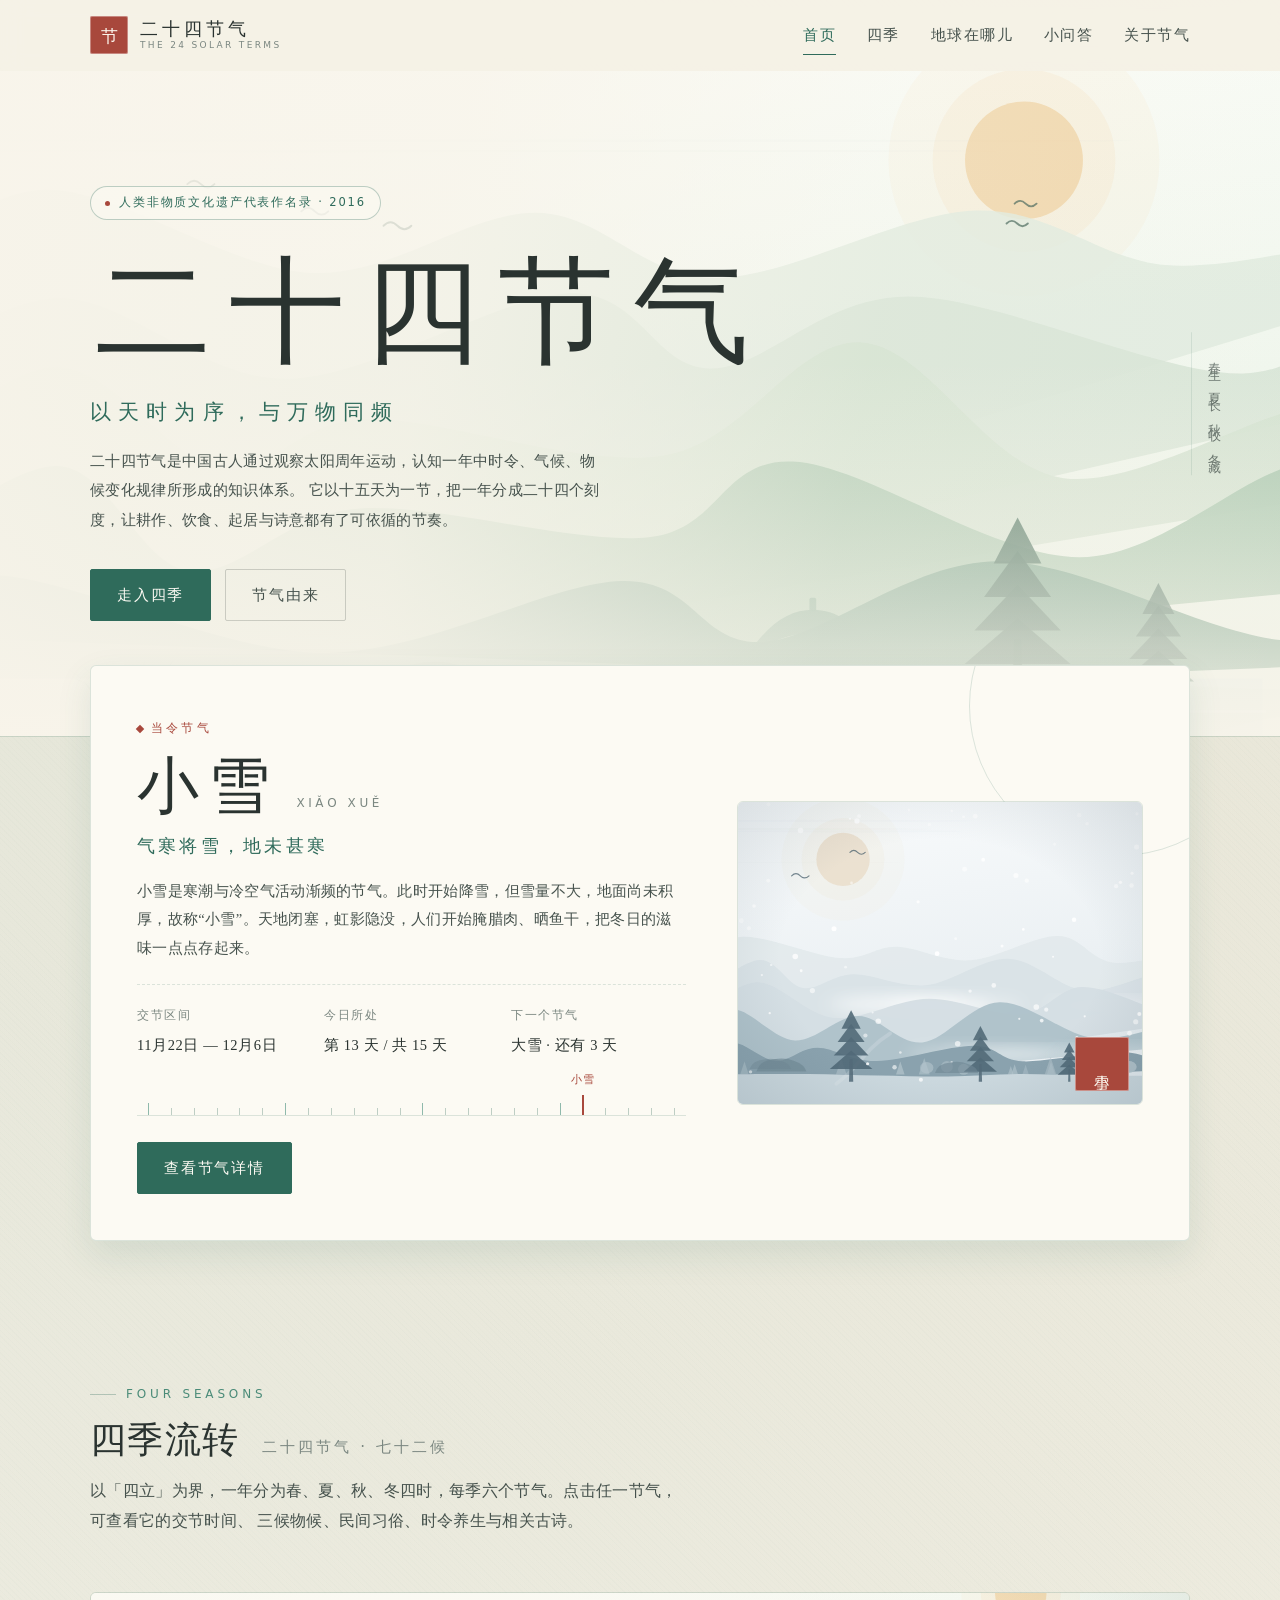
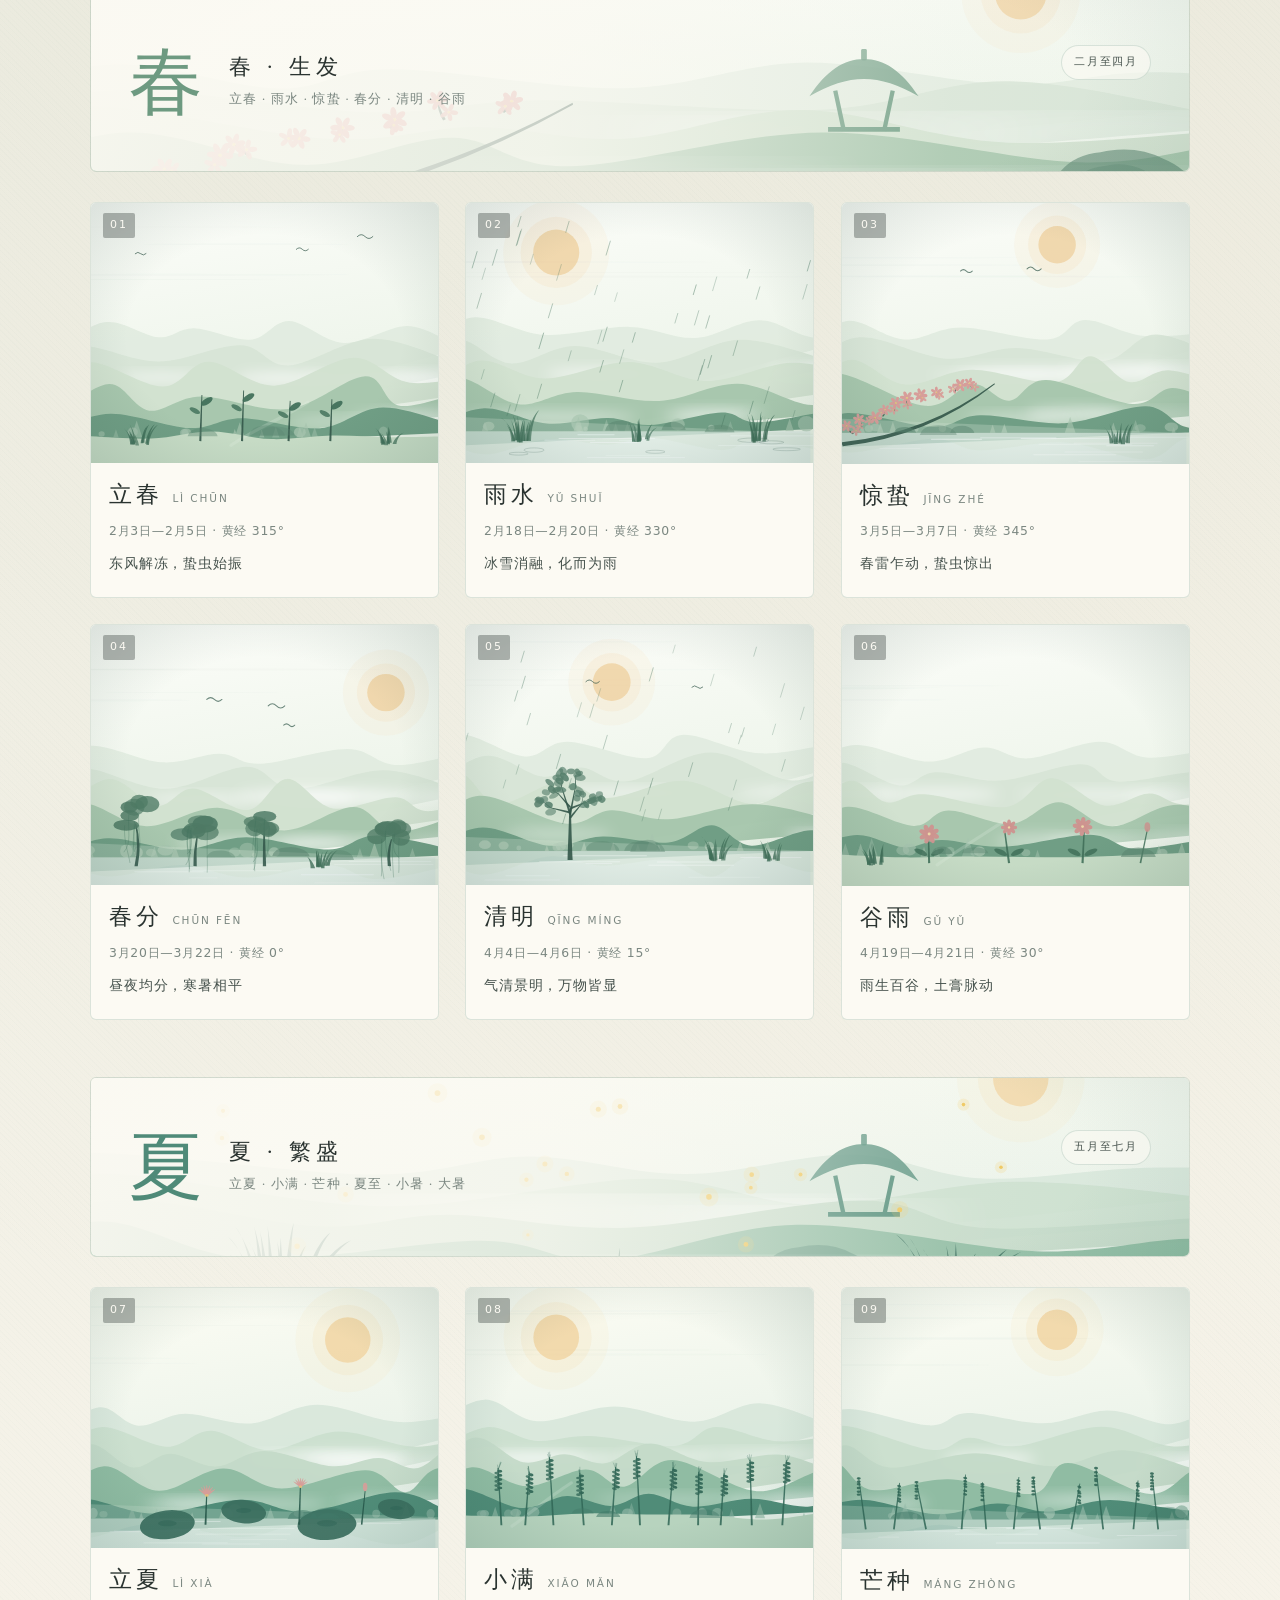
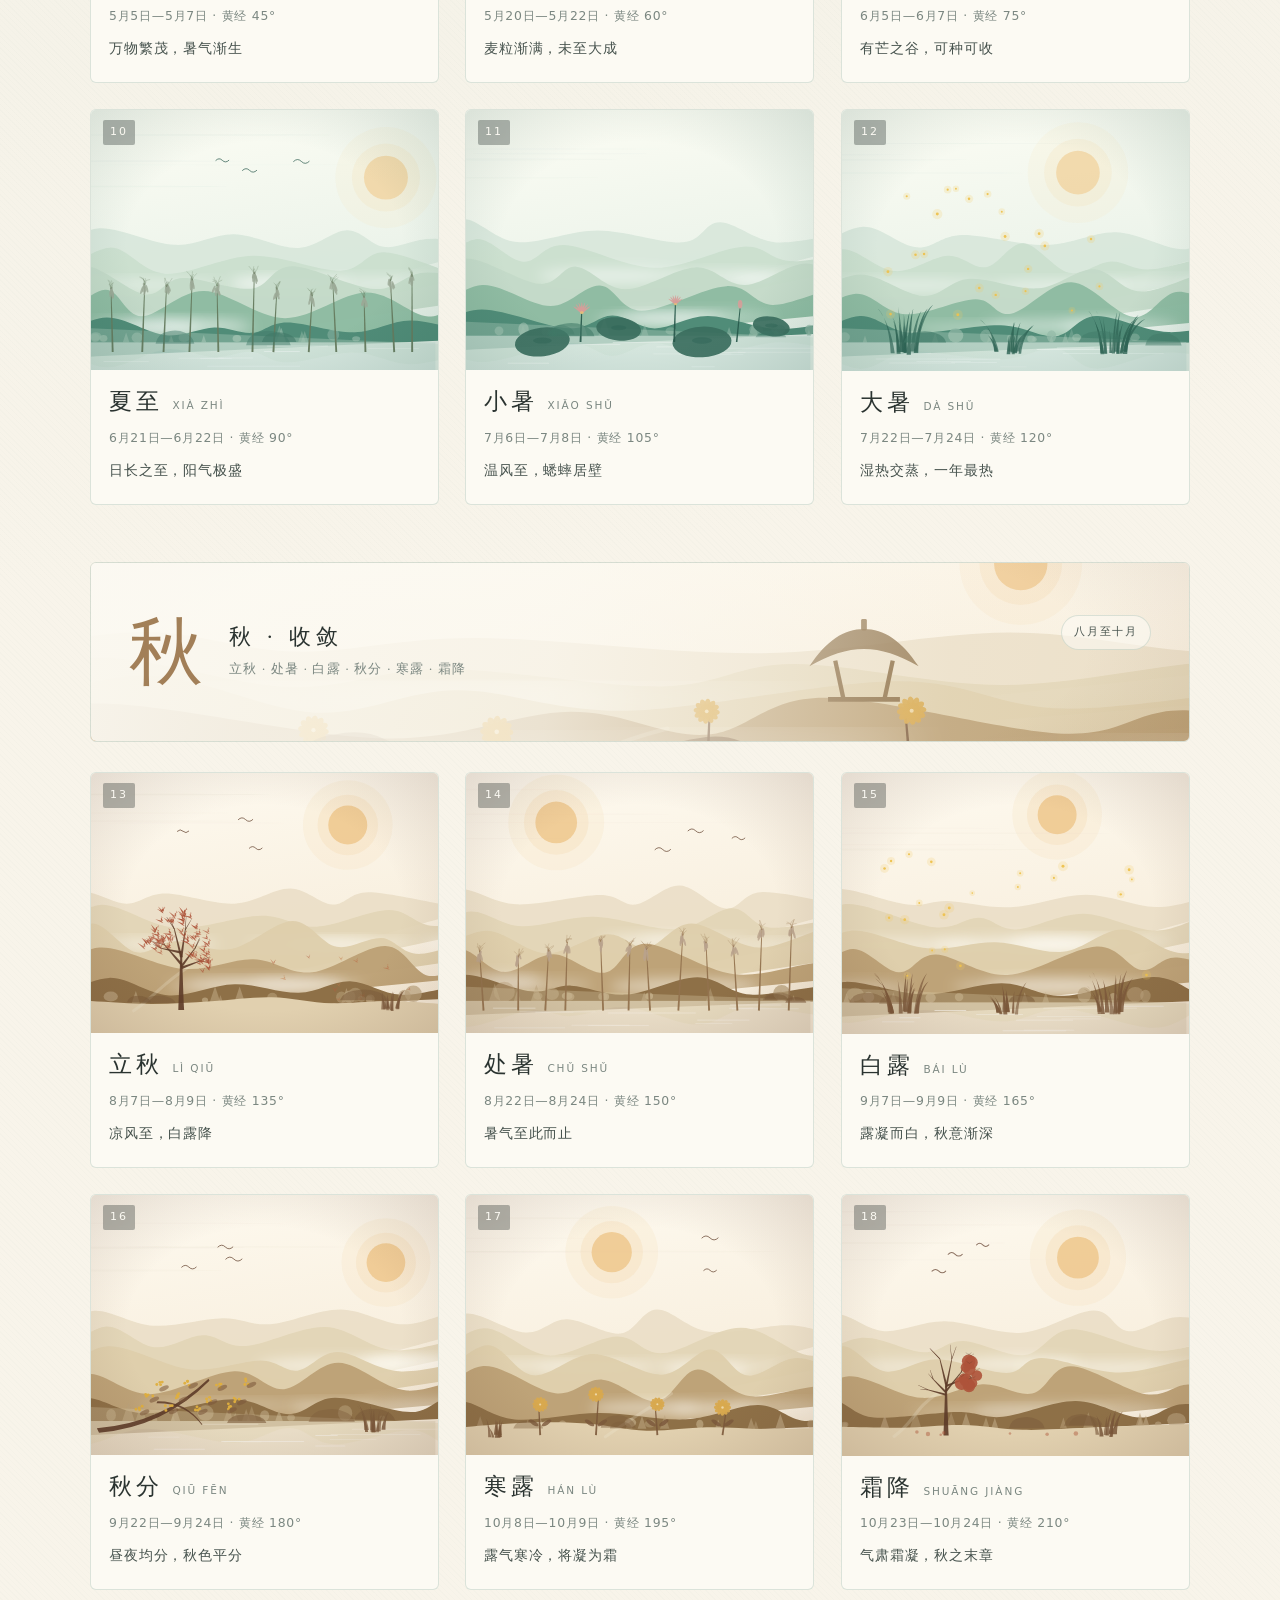
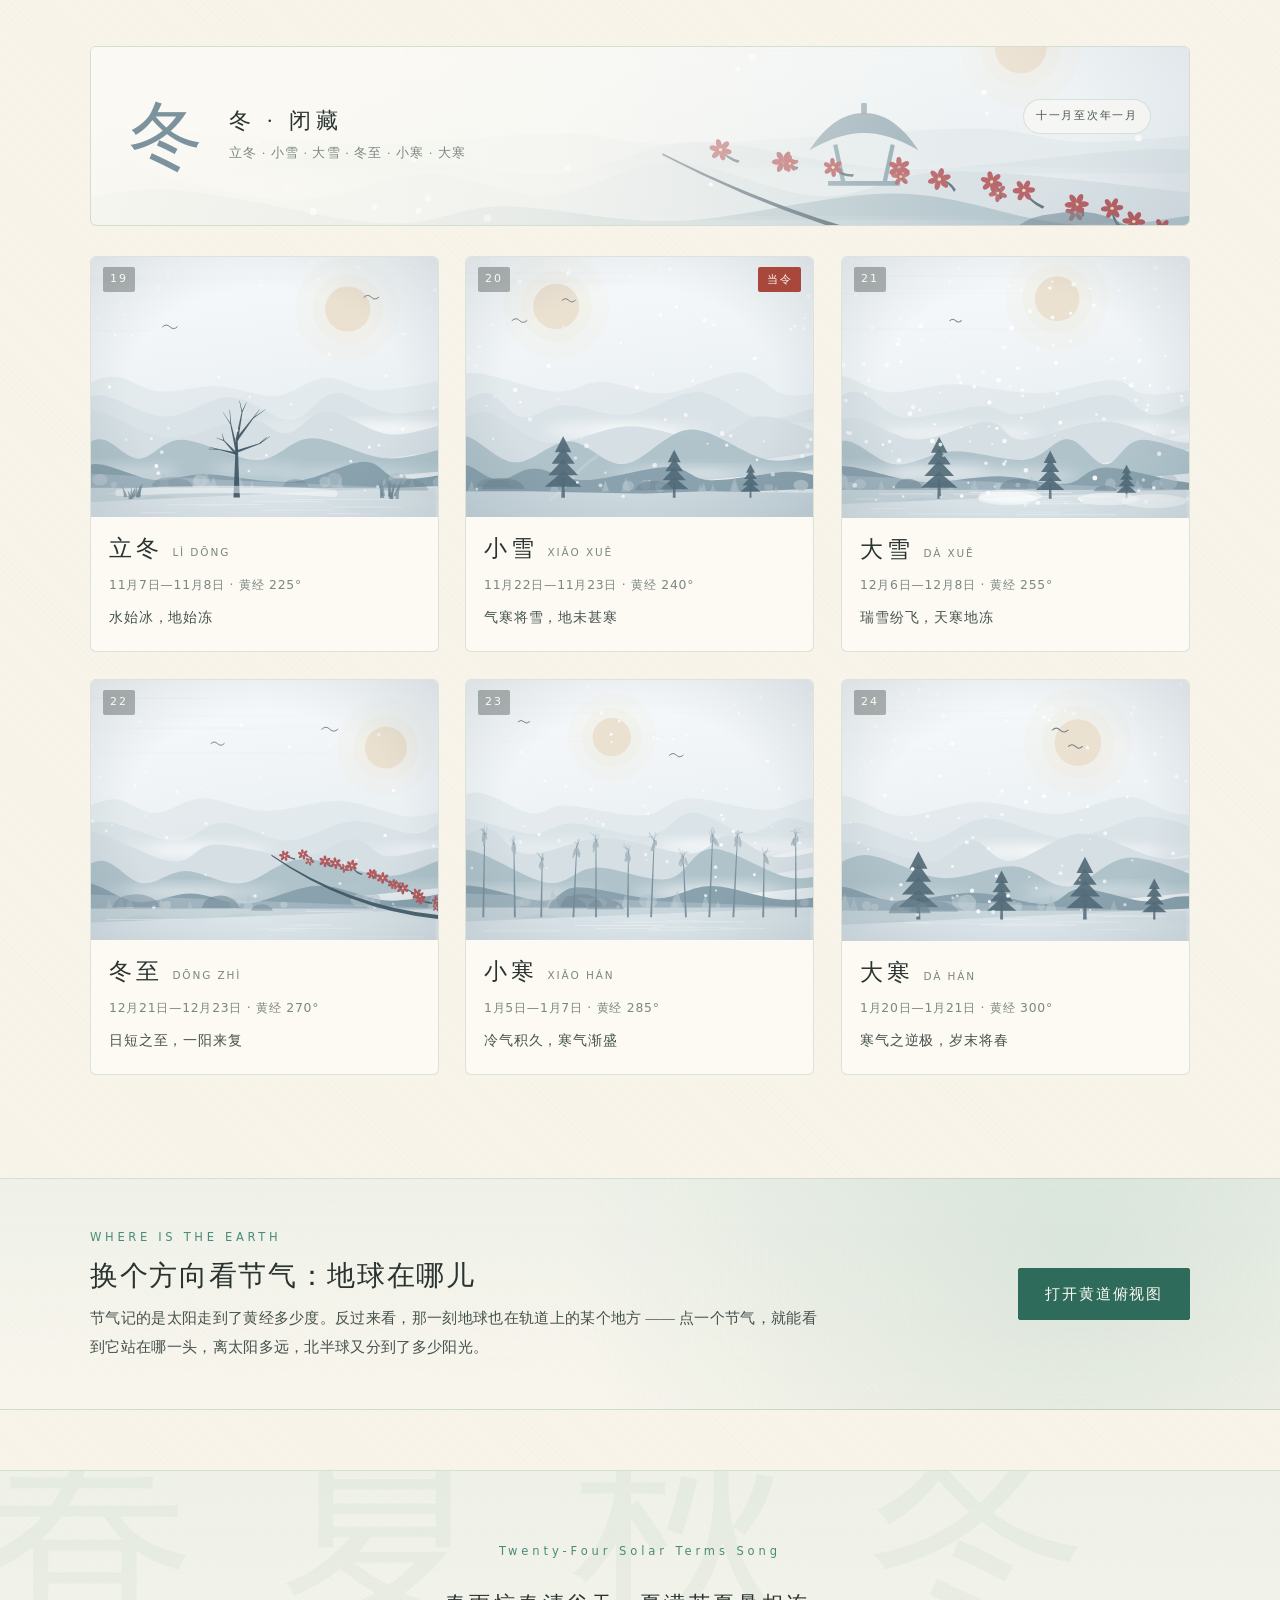
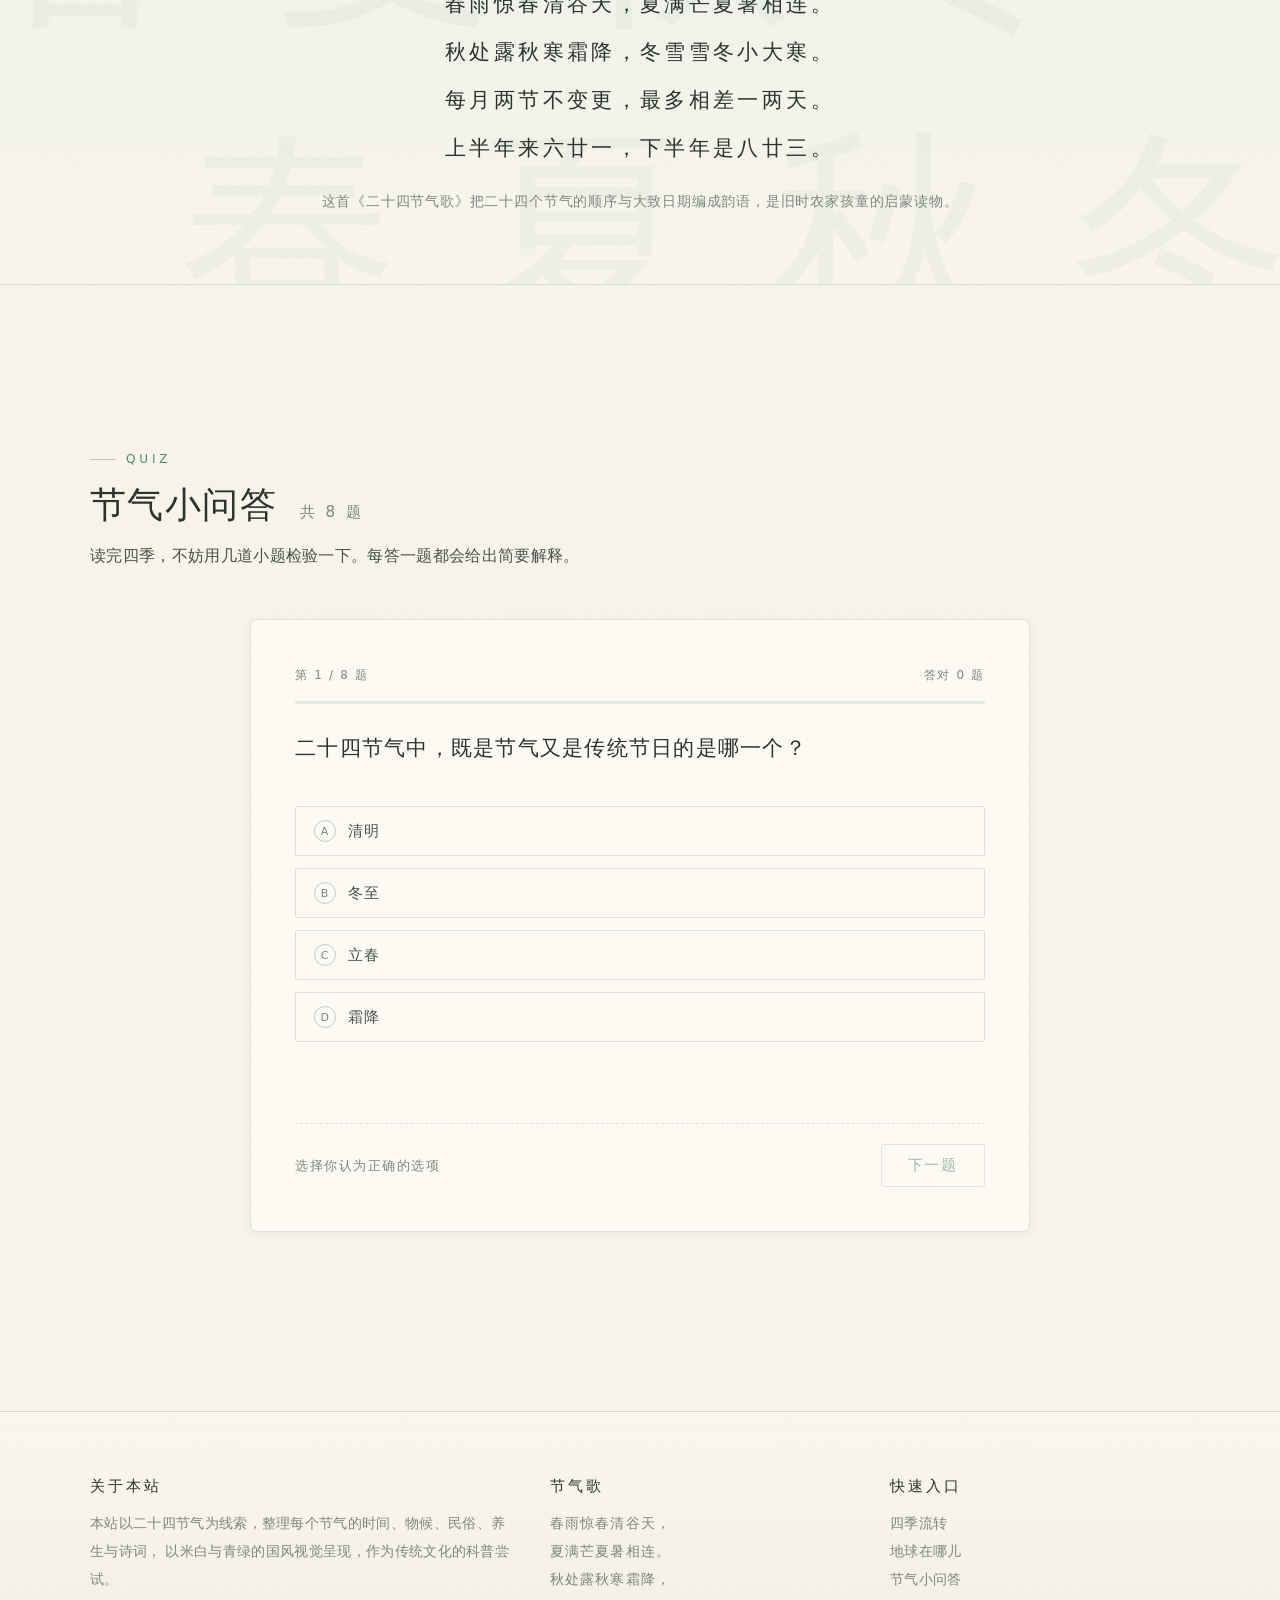
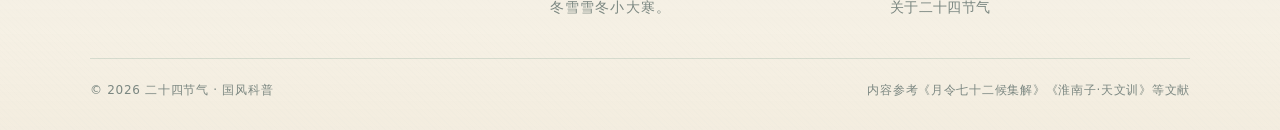
<file: index.html>
<!DOCTYPE html>
<html lang="zh-CN">
<head>
  <meta charset="UTF-8">
  <meta name="viewport" content="width=device-width, initial-scale=1">
  <title>二十四节气 · 中国人的时间智慧</title>
  <meta name="description" content="二十四节气国风科普网站：以米白与青绿为色的中国传统色视觉，梳理二十四节气的时间、物候、民俗、养生与诗词，自动识别当令节气，附节气小问答。">
  <meta name="keywords" content="二十四节气,国风,传统文化,节气科普,物候,民俗,养生,诗词">
  <meta name="theme-color" content="#f8f4ea">
  <link rel="icon" href="assets/images/favicon.svg" type="image/svg+xml">
  <link rel="stylesheet" href="css/base.css">
  <link rel="stylesheet" href="css/home.css">
</head>
<body>
  <a class="skip-link" href="#main">跳到主要内容</a>

  <!-- ===== 页头 ===== -->
  <header class="site-header">
    <div class="container site-header__inner">
      <a class="brand" href="index.html">
        <span class="brand__seal" aria-hidden="true">节</span>
        <span class="brand__text">
          <span class="brand__name">二十四节气</span>
          <span class="brand__en">The 24 Solar Terms</span>
        </span>
      </a>

      <nav class="site-nav" id="site-nav" aria-label="主导航">
        <a href="index.html" aria-current="page">首页</a>
        <a href="#seasons">四季</a>
        <a href="pages/orbit.html">地球在哪儿</a>
        <a href="#quiz">小问答</a>
        <a href="pages/about.html">关于节气</a>
      </nav>

      <button class="nav-toggle" type="button" aria-label="展开导航菜单" aria-expanded="false" aria-controls="site-nav">
        <span></span>
      </button>
    </div>
  </header>

  <main id="main">

    <!-- ===== 首屏 ===== -->
    <section class="hero">
      <div class="hero__art" aria-hidden="true">
        <img src="assets/images/hero-landscape.svg" alt="">
      </div>
      <div class="hero__veil" aria-hidden="true"></div>

      <div class="container hero__inner">
        <p class="hero__badge">人类非物质文化遗产代表作名录 · 2016</p>
        <h1 class="hero__title">二十四节气</h1>
        <p class="hero__lead">以天时为序，与万物同频</p>
        <p class="hero__desc">
          二十四节气是中国古人通过观察太阳周年运动，认知一年中时令、气候、物候变化规律所形成的知识体系。
          它以十五天为一节，把一年分成二十四个刻度，让耕作、饮食、起居与诗意都有了可依循的节奏。
        </p>
        <div class="hero__actions">
          <a class="btn btn--primary" href="#seasons">走入四季</a>
          <a class="btn btn--ghost" href="pages/about.html">节气由来</a>
        </div>
      </div>

      <p class="hero__side" aria-hidden="true"><span>春生</span><span>夏长</span><span>秋收</span><span>冬藏</span></p>
      <p class="hero__song">春雨惊春清谷天 · 夏满芒夏暑相连</p>
    </section>

    <!-- ===== 当令节气（脚本自动识别） ===== -->
    <section class="now" id="now" aria-labelledby="now-name">
      <div class="container">
        <div class="now__card" data-reveal>
          <div class="now__main">
            <p class="now__label">当令节气</p>
            <div class="now__title-row">
              <h2 class="now__name" id="now-name">立春</h2>
              <span class="now__pinyin" id="now-pinyin">LÌ CHŪN</span>
            </div>
            <p class="now__slogan" id="now-slogan">东风解冻，蛰虫始振</p>
            <p class="now__intro" id="now-intro">正在读取今日节气……</p>

            <div class="now__facts">
              <div>
                <span>交节区间</span>
                <strong id="now-range">—</strong>
              </div>
              <div>
                <span>今日所处</span>
                <strong id="now-day">—</strong>
              </div>
              <div>
                <span>下一个节气</span>
                <strong id="now-next">—</strong>
              </div>
            </div>

            <!-- 二十四节气刻度尺，由脚本书写 -->
            <div class="ruler" id="ruler" aria-hidden="true"></div>

            <a class="btn btn--primary" id="now-link" href="pages/detail.html">查看节气详情</a>
          </div>

          <div class="now__art">
            <img id="now-img" src="assets/images/terms/01-lichun.svg" alt="当令节气插画" width="800" height="600">
            <span class="now__seal" id="now-seal" aria-hidden="true">立春</span>
          </div>
        </div>
      </div>
    </section>

    <!-- ===== 四季流转 ===== -->
    <section class="section" id="seasons" aria-labelledby="seasons-title">
      <div class="container">
        <div class="section-head" data-reveal>
          <p class="section-head__eyebrow">Four Seasons</p>
          <h2 id="seasons-title">四季流转 <small>二十四节气 · 七十二候</small></h2>
          <p class="section-head__desc">
            以「四立」为界，一年分为春、夏、秋、冬四时，每季六个节气。点击任一节气，可查看它的交节时间、
            三候物候、民间习俗、时令养生与相关古诗。
          </p>
        </div>

        <!-- 四个季节区块的容器，卡片由 js/home.js 依据 js/data.js 渲染 -->
        <section class="season-block season-block--spring" data-season="spring" aria-label="春季六个节气">
          <header class="season-head" data-reveal>
            <img class="season-head__bg" src="assets/images/seasons/spring.svg" alt="春日山峦插画" loading="lazy">
            <span class="season-head__veil" aria-hidden="true"></span>
            <div class="season-head__inner">
              <span class="season-head__char" aria-hidden="true">春</span>
              <div>
                <h3 class="season-head__title">春 · 生发</h3>
                <p class="season-head__sub">立春 · 雨水 · 惊蛰 · 春分 · 清明 · 谷雨</p>
              </div>
              <span class="season-head__months">二月至四月</span>
            </div>
          </header>
          <div class="term-grid" data-grid="spring"></div>
        </section>

        <section class="season-block season-block--summer" data-season="summer" aria-label="夏季六个节气">
          <header class="season-head" data-reveal>
            <img class="season-head__bg" src="assets/images/seasons/summer.svg" alt="夏日荷塘插画" loading="lazy">
            <span class="season-head__veil" aria-hidden="true"></span>
            <div class="season-head__inner">
              <span class="season-head__char" aria-hidden="true">夏</span>
              <div>
                <h3 class="season-head__title">夏 · 繁盛</h3>
                <p class="season-head__sub">立夏 · 小满 · 芒种 · 夏至 · 小暑 · 大暑</p>
              </div>
              <span class="season-head__months">五月至七月</span>
            </div>
          </header>
          <div class="term-grid" data-grid="summer"></div>
        </section>

        <section class="season-block season-block--autumn" data-season="autumn" aria-label="秋季六个节气">
          <header class="season-head" data-reveal>
            <img class="season-head__bg" src="assets/images/seasons/autumn.svg" alt="秋日山野插画" loading="lazy">
            <span class="season-head__veil" aria-hidden="true"></span>
            <div class="season-head__inner">
              <span class="season-head__char" aria-hidden="true">秋</span>
              <div>
                <h3 class="season-head__title">秋 · 收敛</h3>
                <p class="season-head__sub">立秋 · 处暑 · 白露 · 秋分 · 寒露 · 霜降</p>
              </div>
              <span class="season-head__months">八月至十月</span>
            </div>
          </header>
          <div class="term-grid" data-grid="autumn"></div>
        </section>

        <section class="season-block season-block--winter" data-season="winter" aria-label="冬季六个节气">
          <header class="season-head" data-reveal>
            <img class="season-head__bg" src="assets/images/seasons/winter.svg" alt="冬日雪景插画" loading="lazy">
            <span class="season-head__veil" aria-hidden="true"></span>
            <div class="season-head__inner">
              <span class="season-head__char" aria-hidden="true">冬</span>
              <div>
                <h3 class="season-head__title">冬 · 闭藏</h3>
                <p class="season-head__sub">立冬 · 小雪 · 大雪 · 冬至 · 小寒 · 大寒</p>
              </div>
              <span class="season-head__months">十一月至次年一月</span>
            </div>
          </header>
          <div class="term-grid" data-grid="winter"></div>
        </section>

        <noscript>
          <p style="margin-top:24px;color:#7b8781;font-size:14px;">
            当前浏览器未启用 JavaScript，四季节气卡片无法显示。请开启 JavaScript 后刷新页面，或直接访问
            <a href="pages/about.html" style="color:#2f6b5b;text-decoration:underline;">关于节气</a> 页面。
          </p>
        </noscript>
      </div>
    </section>

    <!-- ===== 地球在哪儿（入口条） ===== -->
    <section class="orbit-band" aria-labelledby="orbit-band-title">
      <div class="container orbit-band__inner">
        <div class="orbit-band__text">
          <p class="orbit-band__eyebrow">Where Is the Earth</p>
          <h2 id="orbit-band-title">换个方向看节气：地球在哪儿</h2>
          <p class="orbit-band__desc">
            节气记的是太阳走到了黄经多少度。反过来看，那一刻地球也在轨道上的某个地方 ——
            点一个节气，就能看到它站在哪一头，离太阳多远，北半球又分到了多少阳光。
          </p>
        </div>
        <a class="btn btn--primary" href="pages/orbit.html">打开黄道俯视图</a>
      </div>
    </section>

    <!-- ===== 节气歌 ===== -->
    <section class="song-band" aria-label="二十四节气歌">
      <div class="song-band__inner" data-reveal>
        <p class="song-band__label">Twenty-Four Solar Terms Song</p>
        <div class="song-band__lines">
          <span>春雨惊春清谷天，夏满芒夏暑相连。</span>
          <span>秋处露秋寒霜降，冬雪雪冬小大寒。</span>
          <span>每月两节不变更，最多相差一两天。</span>
          <span>上半年来六廿一，下半年是八廿三。</span>
        </div>
        <p class="song-band__note">
          这首《二十四节气歌》把二十四个节气的顺序与大致日期编成韵语，是旧时农家孩童的启蒙读物。
        </p>
      </div>
    </section>

    <!-- ===== 节气小问答 ===== -->
    <section class="section" id="quiz" aria-labelledby="quiz-title">
      <div class="container">
        <div class="section-head" data-reveal>
          <p class="section-head__eyebrow">Quiz</p>
          <h2 id="quiz-title">节气小问答 <small>共 8 题</small></h2>
          <p class="section-head__desc">读完四季，不妨用几道小题检验一下。每答一题都会给出简要解释。</p>
        </div>

        <div class="quiz__card" data-reveal>
          <div class="quiz__top">
            <span id="quiz-count">第 1 / 8 题</span>
            <span id="quiz-score">答对 0 题</span>
          </div>
          <div class="quiz__bar"><span id="quiz-progress" style="width:0%"></span></div>

          <p class="quiz__question" id="quiz-question">正在加载题目……</p>
          <div class="quiz__options" id="quiz-options"></div>
          <p class="quiz__feedback" id="quiz-feedback"></p>

          <div class="quiz__footer" id="quiz-footer">
            <span class="quiz__score" id="quiz-tip">选择你认为正确的选项</span>
            <button class="btn" type="button" id="quiz-next" disabled>下一题</button>
          </div>

          <div class="quiz__result" id="quiz-result">
            <h3 id="quiz-result-title">已完成</h3>
            <p id="quiz-result-text"></p>
            <button class="btn btn--primary" type="button" id="quiz-restart">再答一次</button>
          </div>
        </div>
      </div>
    </section>
  </main>

  <!-- ===== 页脚 ===== -->
  <footer class="site-footer">
    <div class="container">
      <div class="site-footer__grid">
        <div>
          <h3>关于本站</h3>
          <p>
            本站以二十四节气为线索，整理每个节气的时间、物候、民俗、养生与诗词，
            以米白与青绿的国风视觉呈现，作为传统文化的科普尝试。
          </p>
        </div>
        <div>
          <h3>节气歌</h3>
          <p class="site-footer__song">
            春雨惊春清谷天，<br>
            夏满芒夏暑相连。<br>
            秋处露秋寒霜降，<br>
            冬雪雪冬小大寒。
          </p>
        </div>
        <div>
          <h3>快速入口</h3>
          <p><a href="#seasons">四季流转</a></p>
          <p><a href="pages/orbit.html">地球在哪儿</a></p>
          <p><a href="#quiz">节气小问答</a></p>
          <p><a href="pages/about.html">关于二十四节气</a></p>
        </div>
      </div>
      <div class="site-footer__bottom">
        <span>© <span data-year>2026</span> 二十四节气 · 国风科普</span>
        <span>内容参考《月令七十二候集解》《淮南子·天文训》等文献</span>
      </div>
    </div>
  </footer>

  <button class="back-top" type="button" aria-label="返回顶部">↑</button>

  <!-- 站点根目录：资源相对路径前缀为空 -->
  <script>window.SITE_BASE = '';</script>
  <script src="js/data.js"></script>
  <script src="js/common.js"></script>
  <script src="js/home.js"></script>
  <script src="js/quiz.js"></script>
</body>
</html>
</file>
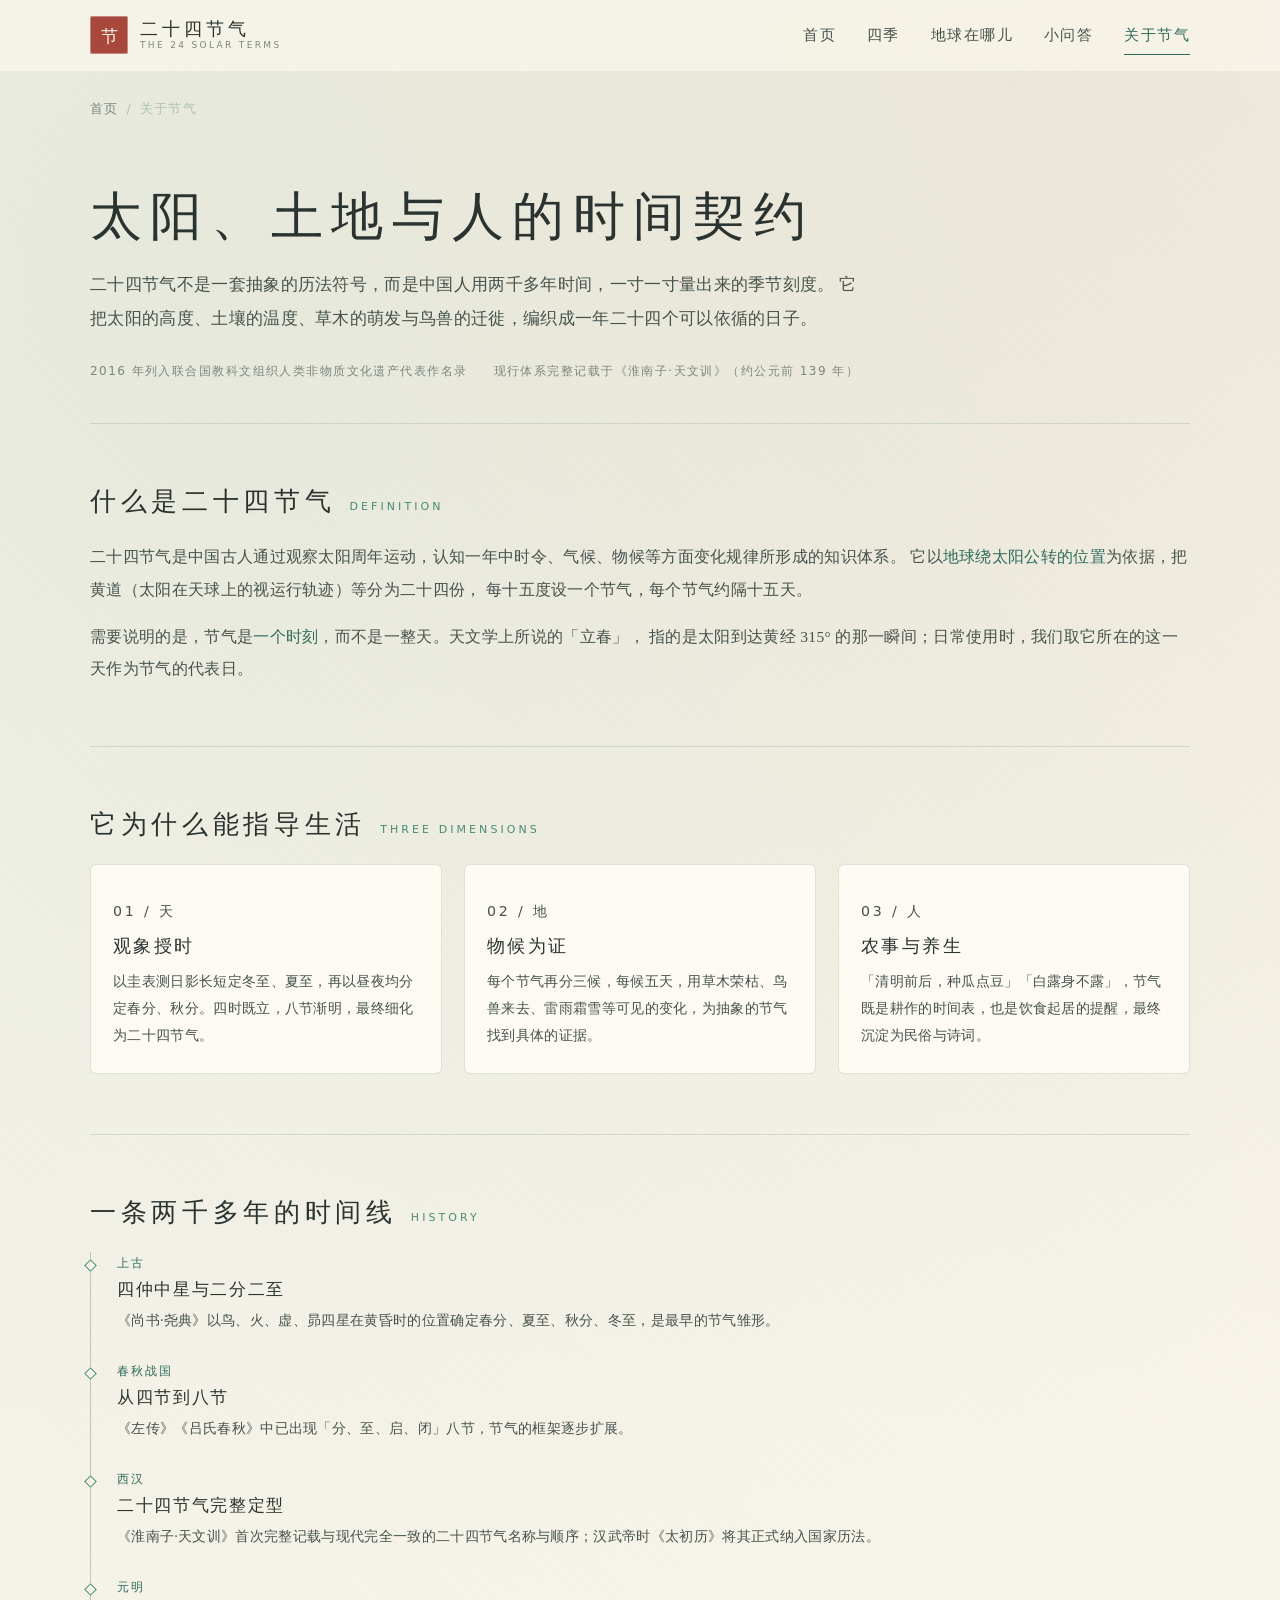
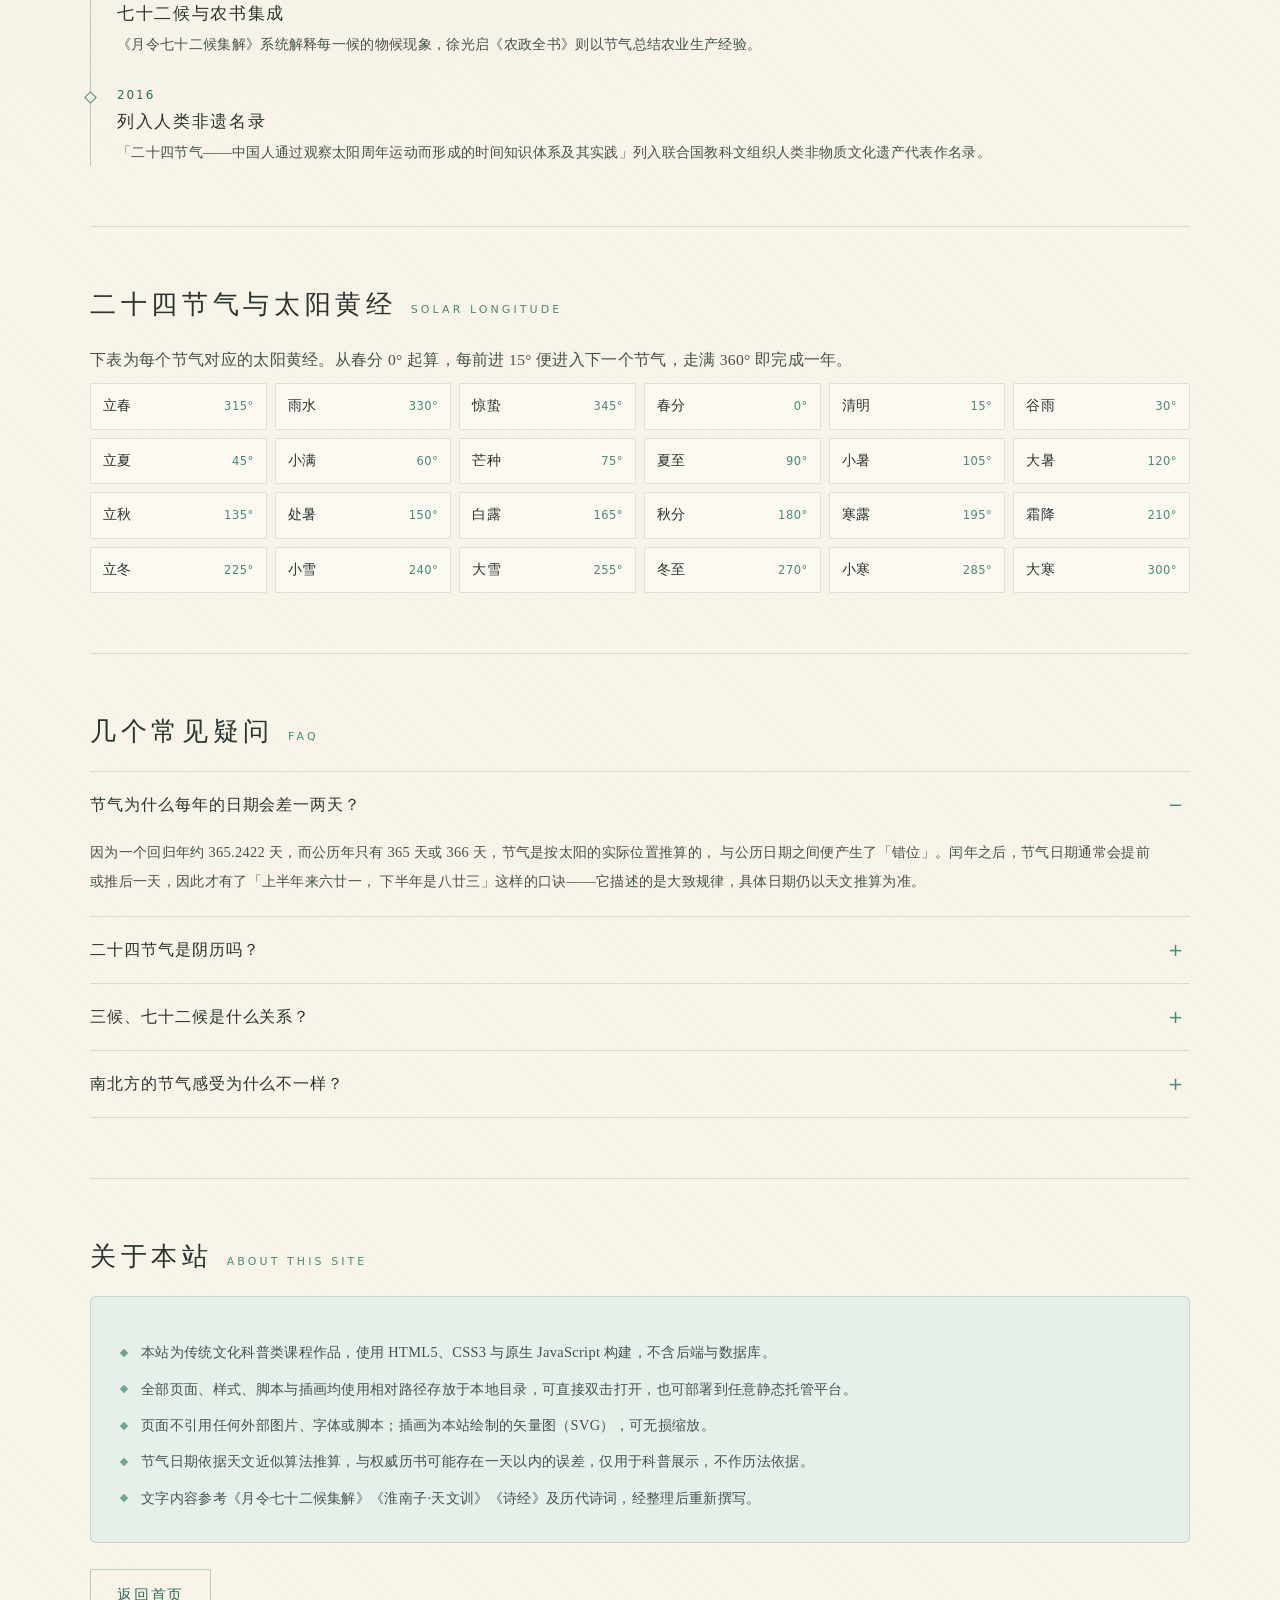
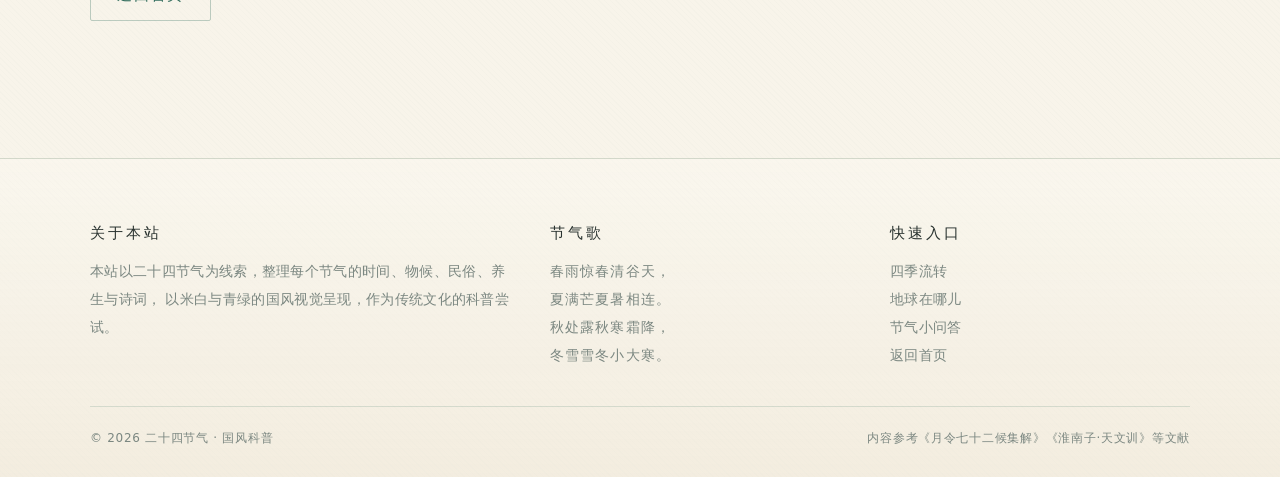
<file: pages/about.html>
<!DOCTYPE html>
<html lang="zh-CN">
<head>
  <meta charset="UTF-8">
  <meta name="viewport" content="width=device-width, initial-scale=1">
  <title>关于二十四节气 · 由来、原理与文化价值</title>
  <meta name="description" content="二十四节气是什么、从何而来、依据什么划分：太阳黄经、七十二候、历史脉络、常见误解与本站说明。">
  <meta name="theme-color" content="#f8f4ea">
  <link rel="icon" href="../assets/images/favicon.svg" type="image/svg+xml">
  <link rel="stylesheet" href="../css/base.css">
  <link rel="stylesheet" href="../css/about.css">
</head>
<body>
  <a class="skip-link" href="#main">跳到主要内容</a>

  <header class="site-header">
    <div class="container site-header__inner">
      <a class="brand" href="../index.html">
        <span class="brand__seal" aria-hidden="true">节</span>
        <span class="brand__text">
          <span class="brand__name">二十四节气</span>
          <span class="brand__en">The 24 Solar Terms</span>
        </span>
      </a>

      <nav class="site-nav" id="site-nav" aria-label="主导航">
        <a href="../index.html">首页</a>
        <a href="../index.html#seasons">四季</a>
        <a href="orbit.html">地球在哪儿</a>
        <a href="../index.html#quiz">小问答</a>
        <a href="about.html" aria-current="page">关于节气</a>
      </nav>

      <button class="nav-toggle" type="button" aria-label="展开导航菜单" aria-expanded="false" aria-controls="site-nav">
        <span></span>
      </button>
    </div>
  </header>

  <main id="main">
    <div class="container">

      <nav class="crumb" aria-label="面包屑导航">
        <a href="../index.html">首页</a>
        <span>/</span>
        <span>关于节气</span>
      </nav>

      <!-- 题头 -->
      <section class="about-hero">
        <h1>太阳、土地与人的时间契约</h1>
        <p class="about-hero__lead">
          二十四节气不是一套抽象的历法符号，而是中国人用两千多年时间，一寸一寸量出来的季节刻度。
          它把太阳的高度、土壤的温度、草木的萌发与鸟兽的迁徙，编织成一年二十四个可以依循的日子。
        </p>
        <div class="about-hero__meta">
          <span>2016 年列入联合国教科文组织人类非物质文化遗产代表作名录</span>
          <span>现行体系完整记载于《淮南子·天文训》（约公元前 139 年）</span>
        </div>
      </section>

      <!-- 是什么 -->
      <section class="about-block">
        <div class="about-block__title">
          <h2>什么是二十四节气</h2>
          <span>Definition</span>
        </div>
        <div class="about-text">
          <p>
            二十四节气是中国古人通过观察太阳周年运动，认知一年中时令、气候、物候等方面变化规律所形成的知识体系。
            它以<strong>地球绕太阳公转的位置</strong>为依据，把黄道（太阳在天球上的视运行轨迹）等分为二十四份，
            每十五度设一个节气，每个节气约隔十五天。
          </p>
          <p>
            需要说明的是，节气是<strong>一个时刻</strong>，而不是一整天。天文学上所说的「立春」，
            指的是太阳到达黄经 315° 的那一瞬间；日常使用时，我们取它所在的这一天作为节气的代表日。
          </p>
        </div>
      </section>

      <!-- 三个维度 -->
      <section class="about-block">
        <div class="about-block__title">
          <h2>它为什么能指导生活</h2>
          <span>Three Dimensions</span>
        </div>
        <div class="point-grid">
          <div class="point">
            <p class="point__no">01 / 天</p>
            <h3>观象授时</h3>
            <p>以圭表测日影长短定冬至、夏至，再以昼夜均分定春分、秋分。四时既立，八节渐明，最终细化为二十四节气。</p>
          </div>
          <div class="point">
            <p class="point__no">02 / 地</p>
            <h3>物候为证</h3>
            <p>每个节气再分三候，每候五天，用草木荣枯、鸟兽来去、雷雨霜雪等可见的变化，为抽象的节气找到具体的证据。</p>
          </div>
          <div class="point">
            <p class="point__no">03 / 人</p>
            <h3>农事与养生</h3>
            <p>「清明前后，种瓜点豆」「白露身不露」，节气既是耕作的时间表，也是饮食起居的提醒，最终沉淀为民俗与诗词。</p>
          </div>
        </div>
      </section>

      <!-- 历史脉络 -->
      <section class="about-block">
        <div class="about-block__title">
          <h2>一条两千多年的时间线</h2>
          <span>History</span>
        </div>
        <div class="timeline">
          <div class="timeline__item">
            <p class="timeline__year">上古</p>
            <h3 class="timeline__title">四仲中星与二分二至</h3>
            <p class="timeline__desc">《尚书·尧典》以鸟、火、虚、昴四星在黄昏时的位置确定春分、夏至、秋分、冬至，是最早的节气雏形。</p>
          </div>
          <div class="timeline__item">
            <p class="timeline__year">春秋战国</p>
            <h3 class="timeline__title">从四节到八节</h3>
            <p class="timeline__desc">《左传》《吕氏春秋》中已出现「分、至、启、闭」八节，节气的框架逐步扩展。</p>
          </div>
          <div class="timeline__item">
            <p class="timeline__year">西汉</p>
            <h3 class="timeline__title">二十四节气完整定型</h3>
            <p class="timeline__desc">《淮南子·天文训》首次完整记载与现代完全一致的二十四节气名称与顺序；汉武帝时《太初历》将其正式纳入国家历法。</p>
          </div>
          <div class="timeline__item">
            <p class="timeline__year">元明</p>
            <h3 class="timeline__title">七十二候与农书集成</h3>
            <p class="timeline__desc">《月令七十二候集解》系统解释每一候的物候现象，徐光启《农政全书》则以节气总结农业生产经验。</p>
          </div>
          <div class="timeline__item">
            <p class="timeline__year">2016</p>
            <h3 class="timeline__title">列入人类非遗名录</h3>
            <p class="timeline__desc">「二十四节气——中国人通过观察太阳周年运动而形成的时间知识体系及其实践」列入联合国教科文组织人类非物质文化遗产代表作名录。</p>
          </div>
        </div>
      </section>

      <!-- 黄经对照 -->
      <section class="about-block">
        <div class="about-block__title">
          <h2>二十四节气与太阳黄经</h2>
          <span>Solar Longitude</span>
        </div>
        <div class="about-text">
          <p>下表为每个节气对应的太阳黄经。从春分 0° 起算，每前进 15° 便进入下一个节气，走满 360° 即完成一年。</p>
        </div>
        <div class="longitude-grid">
          <span>立春 <em>315°</em></span>
          <span>雨水 <em>330°</em></span>
          <span>惊蛰 <em>345°</em></span>
          <span>春分 <em>0°</em></span>
          <span>清明 <em>15°</em></span>
          <span>谷雨 <em>30°</em></span>
          <span>立夏 <em>45°</em></span>
          <span>小满 <em>60°</em></span>
          <span>芒种 <em>75°</em></span>
          <span>夏至 <em>90°</em></span>
          <span>小暑 <em>105°</em></span>
          <span>大暑 <em>120°</em></span>
          <span>立秋 <em>135°</em></span>
          <span>处暑 <em>150°</em></span>
          <span>白露 <em>165°</em></span>
          <span>秋分 <em>180°</em></span>
          <span>寒露 <em>195°</em></span>
          <span>霜降 <em>210°</em></span>
          <span>立冬 <em>225°</em></span>
          <span>小雪 <em>240°</em></span>
          <span>大雪 <em>255°</em></span>
          <span>冬至 <em>270°</em></span>
          <span>小寒 <em>285°</em></span>
          <span>大寒 <em>300°</em></span>
        </div>
      </section>

      <!-- 常见问题 -->
      <section class="about-block">
        <div class="about-block__title">
          <h2>几个常见疑问</h2>
          <span>FAQ</span>
        </div>
        <div class="faq">
          <details open>
            <summary>节气为什么每年的日期会差一两天？</summary>
            <p>
              因为一个回归年约 365.2422 天，而公历年只有 365 天或 366 天，节气是按太阳的实际位置推算的，
              与公历日期之间便产生了「错位」。闰年之后，节气日期通常会提前或推后一天，因此才有了「上半年来六廿一，
              下半年是八廿三」这样的口诀——它描述的是大致规律，具体日期仍以天文推算为准。
            </p>
          </details>
          <details>
            <summary>二十四节气是阴历吗？</summary>
            <p>
              不是。节气依据的是太阳的周年视运动，属于<strong>阳历成分</strong>；而农历（阴阳合历）中的月份依据月相，
              属于阴历成分。农历之所以要设置闰月，正是为了让月份与节气所代表的季节保持同步。
            </p>
          </details>
          <details>
            <summary>三候、七十二候是什么关系？</summary>
            <p>
              一个节气分为三候，每候五天；二十四节气共七十二候。每一候都有对应的物候描述，
              例如立春三候为「东风解冻、蛰虫始振、鱼陟负冰」。七十二候是中国古人对物候最细致的观察记录之一。
            </p>
          </details>
          <details>
            <summary>南北方的节气感受为什么不一样？</summary>
            <p>
              节气反映的是黄河中下游地区的物候经验，这是它诞生时的农业核心区。中国幅员辽阔，
              岭南的立冬仍是暖阳，漠河的白露已见霜雪，因此各地在实际应用中都会结合本地气候做调整，
              这也正是节气具有生命力的原因——它提供的是节奏，而非教条。
            </p>
          </details>
        </div>
      </section>

      <!-- 本站说明 -->
      <section class="about-block" style="border-bottom:none;">
        <div class="about-block__title">
          <h2>关于本站</h2>
          <span>About This Site</span>
        </div>
        <div class="site-note">
          <ul>
            <li>本站为传统文化科普类课程作品，使用 HTML5、CSS3 与原生 JavaScript 构建，不含后端与数据库。</li>
            <li>全部页面、样式、脚本与插画均使用相对路径存放于本地目录，可直接双击打开，也可部署到任意静态托管平台。</li>
            <li>页面不引用任何外部图片、字体或脚本；插画为本站绘制的矢量图（SVG），可无损缩放。</li>
            <li>节气日期依据天文近似算法推算，与权威历书可能存在一天以内的误差，仅用于科普展示，不作历法依据。</li>
            <li>文字内容参考《月令七十二候集解》《淮南子·天文训》《诗经》及历代诗词，经整理后重新撰写。</li>
          </ul>
        </div>
        <p style="margin-top:26px;">
          <a class="btn" href="../index.html">返回首页</a>
        </p>
      </section>

    </div>
  </main>

  <footer class="site-footer">
    <div class="container">
      <div class="site-footer__grid">
        <div>
          <h3>关于本站</h3>
          <p>
            本站以二十四节气为线索，整理每个节气的时间、物候、民俗、养生与诗词，
            以米白与青绿的国风视觉呈现，作为传统文化的科普尝试。
          </p>
        </div>
        <div>
          <h3>节气歌</h3>
          <p class="site-footer__song">
            春雨惊春清谷天，<br>
            夏满芒夏暑相连。<br>
            秋处露秋寒霜降，<br>
            冬雪雪冬小大寒。
          </p>
        </div>
        <div>
          <h3>快速入口</h3>
          <p><a href="../index.html#seasons">四季流转</a></p>
          <p><a href="orbit.html">地球在哪儿</a></p>
          <p><a href="../index.html#quiz">节气小问答</a></p>
          <p><a href="../index.html">返回首页</a></p>
        </div>
      </div>
      <div class="site-footer__bottom">
        <span>© <span data-year>2026</span> 二十四节气 · 国风科普</span>
        <span>内容参考《月令七十二候集解》《淮南子·天文训》等文献</span>
      </div>
    </div>
  </footer>

  <button class="back-top" type="button" aria-label="返回顶部">↑</button>

  <script>window.SITE_BASE = '../';</script>
  <script src="../js/data.js"></script>
  <script src="../js/common.js"></script>
</body>
</html>
</file>
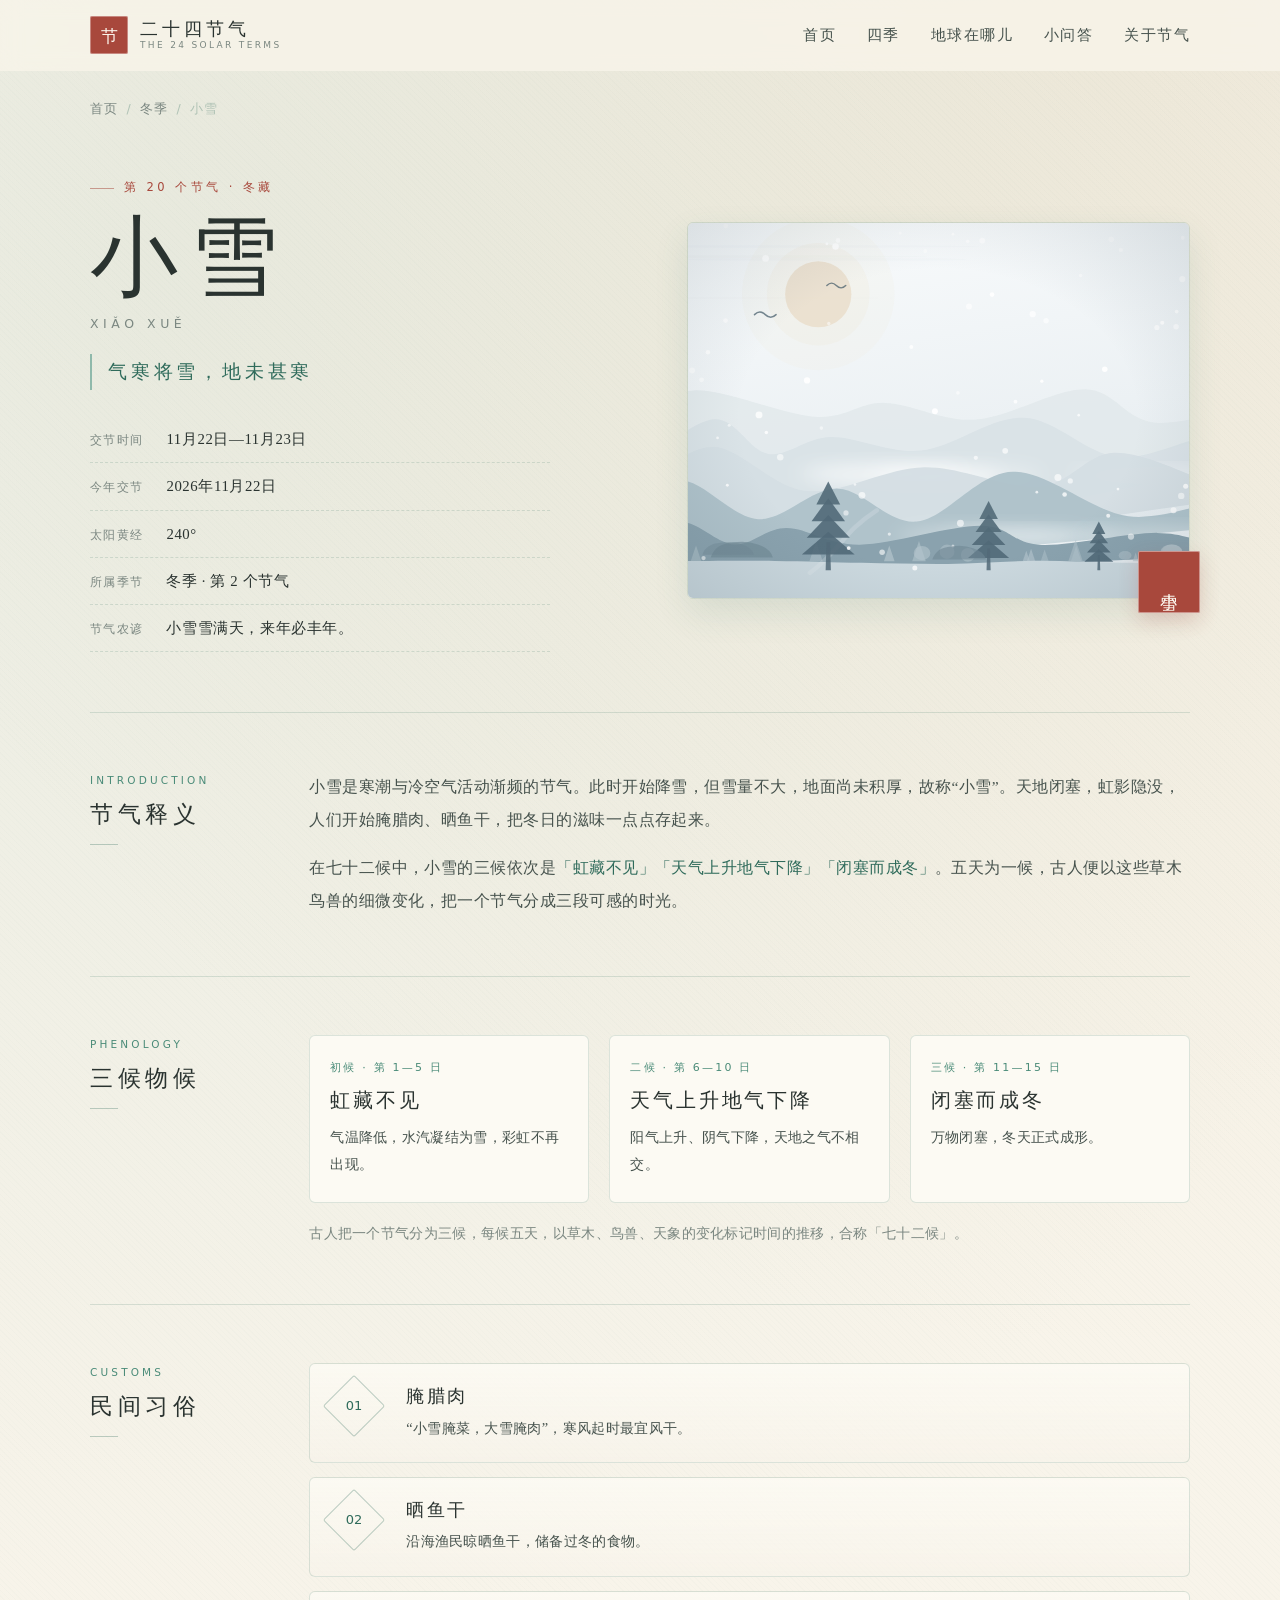
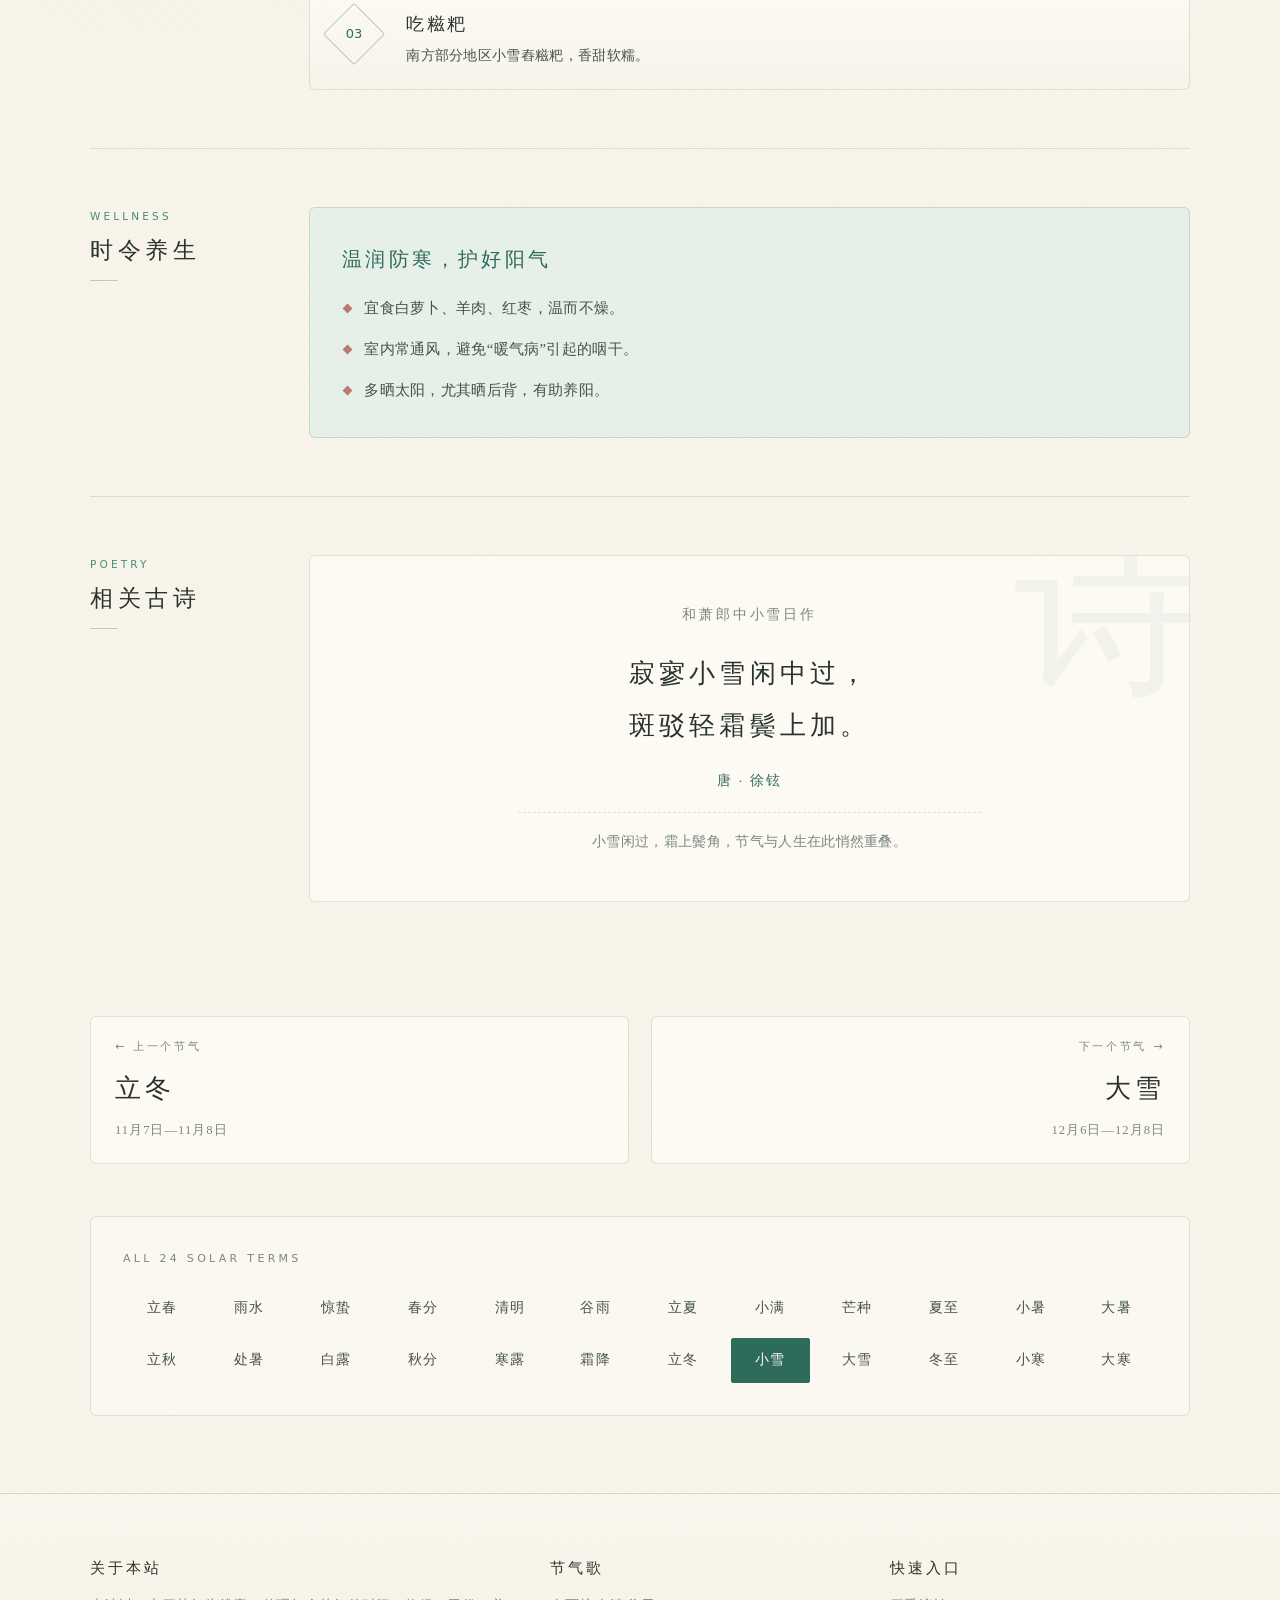
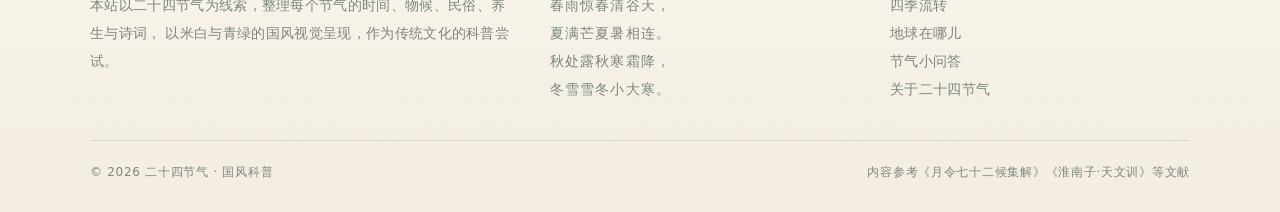
<file: pages/detail.html>
<!DOCTYPE html>
<html lang="zh-CN">
<head>
  <meta charset="UTF-8">
  <meta name="viewport" content="width=device-width, initial-scale=1">
  <title>节气详情 · 二十四节气</title>
  <meta name="description" content="二十四节气详情页：交节时间、三候物候、民间习俗、时令养生与相关古诗，可前后切换节气。">
  <meta name="theme-color" content="#f8f4ea">
  <link rel="icon" href="../assets/images/favicon.svg" type="image/svg+xml">
  <link rel="stylesheet" href="../css/base.css">
  <link rel="stylesheet" href="../css/detail.css">
</head>
<body>
  <a class="skip-link" href="#main">跳到主要内容</a>

  <header class="site-header">
    <div class="container site-header__inner">
      <a class="brand" href="../index.html">
        <span class="brand__seal" aria-hidden="true">节</span>
        <span class="brand__text">
          <span class="brand__name">二十四节气</span>
          <span class="brand__en">The 24 Solar Terms</span>
        </span>
      </a>

      <nav class="site-nav" id="site-nav" aria-label="主导航">
        <a href="../index.html">首页</a>
        <a href="../index.html#seasons">四季</a>
        <a href="orbit.html">地球在哪儿</a>
        <a href="../index.html#quiz">小问答</a>
        <a href="about.html">关于节气</a>
      </nav>

      <button class="nav-toggle" type="button" aria-label="展开导航菜单" aria-expanded="false" aria-controls="site-nav">
        <span></span>
      </button>
    </div>
  </header>

  <main id="main">
    <div class="container">

      <nav class="crumb" aria-label="面包屑导航">
        <a href="../index.html">首页</a>
        <span>/</span>
        <a href="../index.html#seasons" id="crumb-season">四季</a>
        <span>/</span>
        <span id="crumb-term">节气详情</span>
      </nav>

      <article>
        <!-- 题头 -->
        <header class="detail-hero">
          <div>
            <p class="detail-hero__index" id="d-index">第一节气</p>
            <h1 id="d-name">立春</h1>
            <p class="detail-hero__pinyin" id="d-pinyin">LÌ CHŪN</p>
            <p class="detail-hero__slogan" id="d-slogan">东风解冻，蛰虫始振</p>

            <dl class="detail-facts">
              <div class="detail-facts__row">
                <dt>交节时间</dt>
                <dd id="d-date">—</dd>
              </div>
              <div class="detail-facts__row">
                <dt>今年交节</dt>
                <dd id="d-exact">—</dd>
              </div>
              <div class="detail-facts__row">
                <dt>太阳黄经</dt>
                <dd id="d-sun">—</dd>
              </div>
              <div class="detail-facts__row">
                <dt>所属季节</dt>
                <dd id="d-season">—</dd>
              </div>
              <div class="detail-facts__row">
                <dt>节气农谚</dt>
                <dd id="d-saying">—</dd>
              </div>
            </dl>
          </div>

          <div class="detail-hero__art">
            <img id="d-img" src="../assets/images/terms/01-lichun.svg" alt="节气插画" width="800" height="600">
            <span class="detail-hero__seal" id="d-seal" aria-hidden="true">立春</span>
          </div>
        </header>

        <!-- 节气释义 -->
        <section class="block" id="intro" aria-labelledby="h-intro">
          <div class="block__head">
            <span>Introduction</span>
            <h2 id="h-intro">节气释义</h2>
          </div>
          <div class="prose" id="d-intro"></div>
        </section>

        <!-- 三候 -->
        <section class="block" id="phenology" aria-labelledby="h-hou">
          <div class="block__head">
            <span>Phenology</span>
            <h2 id="h-hou">三候物候</h2>
          </div>
          <div>
            <div class="hou-grid" id="d-hou"></div>
            <p class="prose" style="margin-top:18px;color:#7b8781;font-size:13.6px;">
              古人把一个节气分为三候，每候五天，以草木、鸟兽、天象的变化标记时间的推移，合称「七十二候」。
            </p>
          </div>
        </section>

        <!-- 民俗 -->
        <section class="block" id="customs" aria-labelledby="h-customs">
          <div class="block__head">
            <span>Customs</span>
            <h2 id="h-customs">民间习俗</h2>
          </div>
          <div class="custom-list" id="d-customs"></div>
        </section>

        <!-- 养生 -->
        <section class="block" id="health" aria-labelledby="h-health">
          <div class="block__head">
            <span>Wellness</span>
            <h2 id="h-health">时令养生</h2>
          </div>
          <div class="health" id="d-health"></div>
        </section>

        <!-- 诗词 -->
        <section class="block" id="poem" aria-labelledby="h-poem">
          <div class="block__head">
            <span>Poetry</span>
            <h2 id="h-poem">相关古诗</h2>
          </div>
          <div class="poem" id="d-poem"></div>
        </section>

        <!-- 上一节气 / 下一节气 -->
        <nav class="term-switch" id="d-switch" aria-label="前后节气切换"></nav>

        <!-- 二十四节气索引 -->
        <nav class="term-strip" aria-label="二十四节气索引">
          <p class="term-strip__title">ALL 24 SOLAR TERMS</p>
          <ul id="d-strip"></ul>
        </nav>
      </article>

    </div>
  </main>

  <footer class="site-footer">
    <div class="container">
      <div class="site-footer__grid">
        <div>
          <h3>关于本站</h3>
          <p>
            本站以二十四节气为线索，整理每个节气的时间、物候、民俗、养生与诗词，
            以米白与青绿的国风视觉呈现，作为传统文化的科普尝试。
          </p>
        </div>
        <div>
          <h3>节气歌</h3>
          <p class="site-footer__song">
            春雨惊春清谷天，<br>
            夏满芒夏暑相连。<br>
            秋处露秋寒霜降，<br>
            冬雪雪冬小大寒。
          </p>
        </div>
        <div>
          <h3>快速入口</h3>
          <p><a href="../index.html#seasons">四季流转</a></p>
          <p><a href="orbit.html">地球在哪儿</a></p>
          <p><a href="../index.html#quiz">节气小问答</a></p>
          <p><a href="about.html">关于二十四节气</a></p>
        </div>
      </div>
      <div class="site-footer__bottom">
        <span>© <span data-year>2026</span> 二十四节气 · 国风科普</span>
        <span>内容参考《月令七十二候集解》《淮南子·天文训》等文献</span>
      </div>
    </div>
  </footer>

  <button class="back-top" type="button" aria-label="返回顶部">↑</button>

  <!-- 页面位于 pages/ 子目录，资源前缀为 ../ -->
  <script>window.SITE_BASE = '../';</script>
  <script src="../js/data.js"></script>
  <script src="../js/common.js"></script>
  <script src="../js/detail.js"></script>
</body>
</html>
</file>
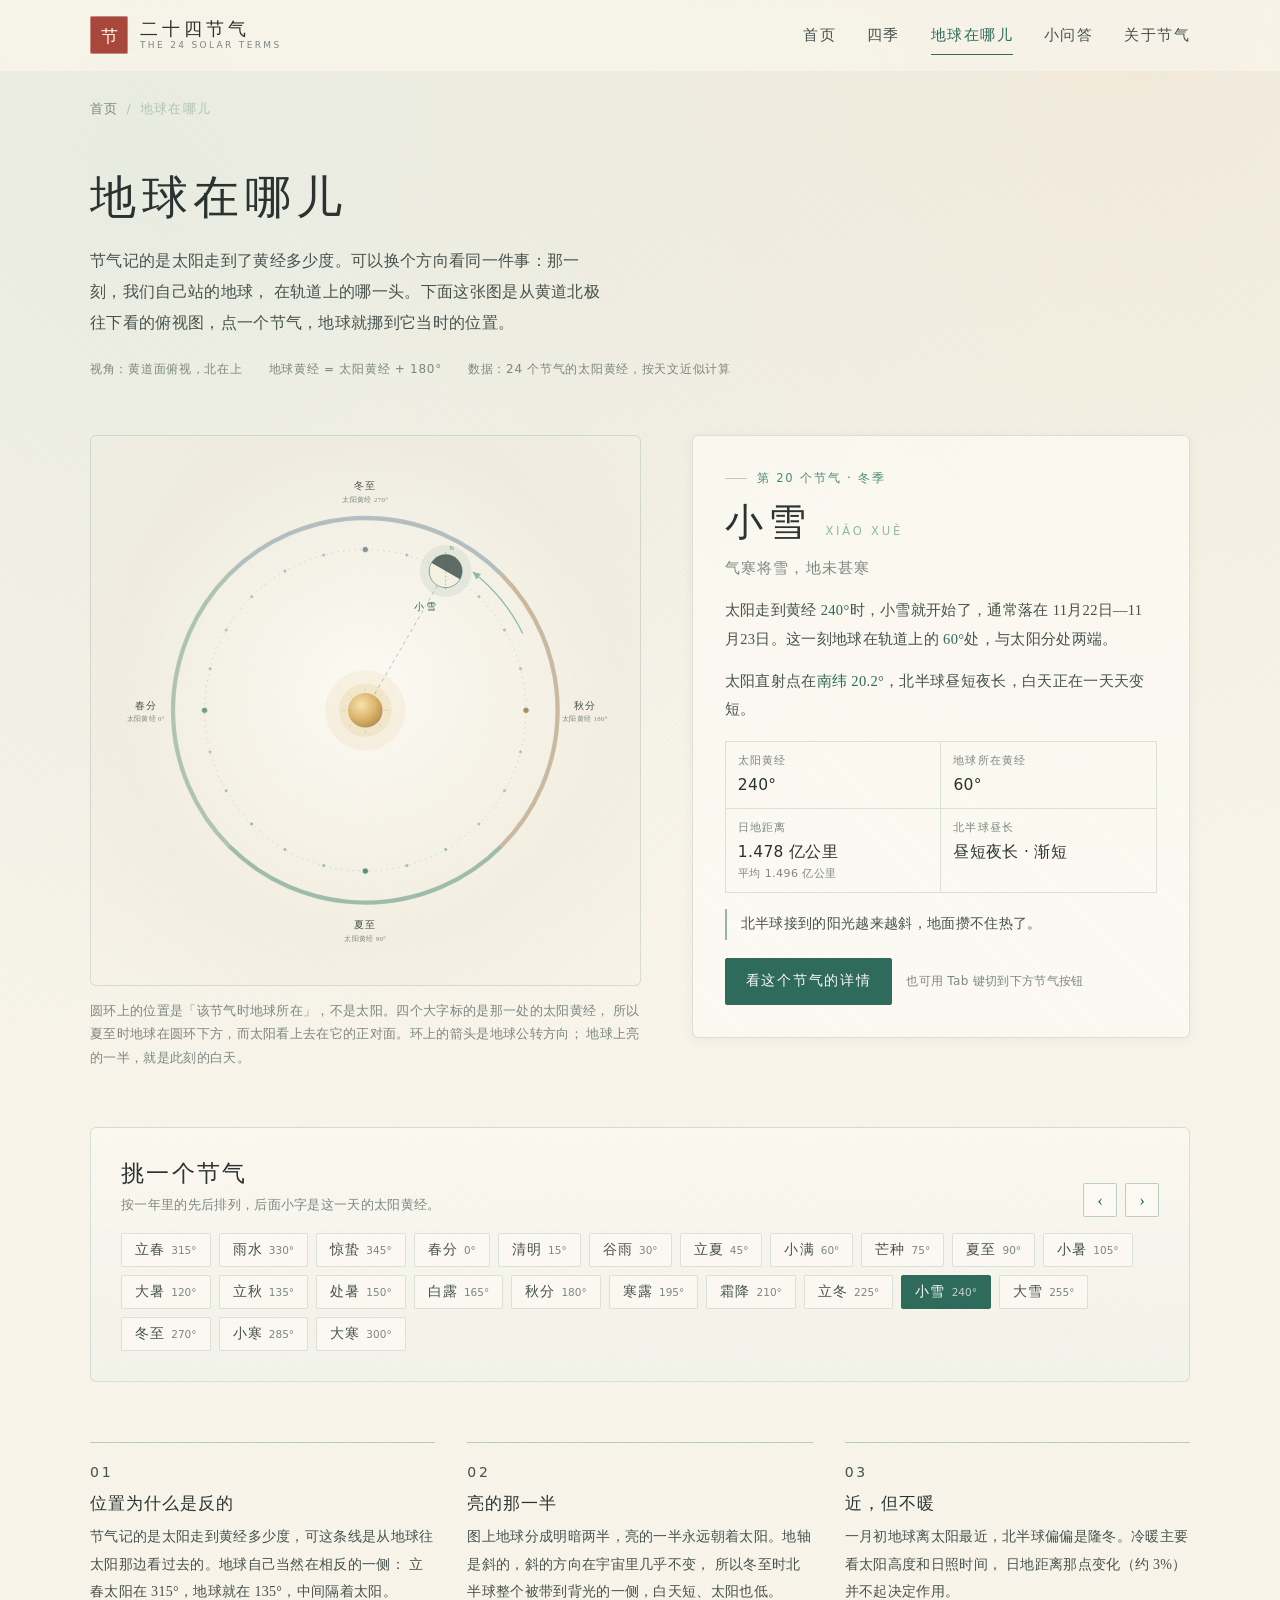
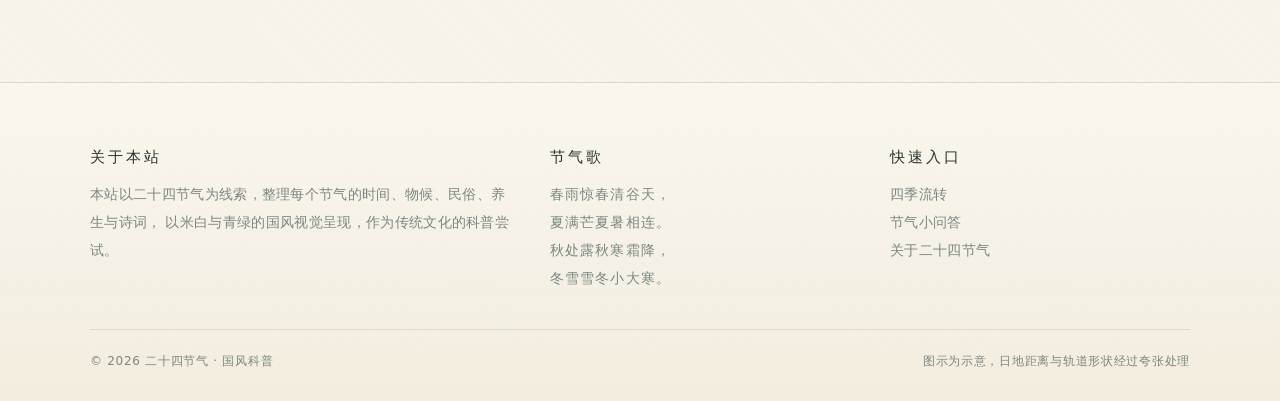
<file: pages/orbit.html>
<!DOCTYPE html>
<html lang="zh-CN">
<head>
  <meta charset="UTF-8">
  <meta name="viewport" content="width=device-width, initial-scale=1">
  <title>地球在哪儿 · 二十四节气的黄道俯视图</title>
  <meta name="description" content="点选二十四节气，看那一刻地球在太阳周围的哪个位置：太阳黄经、地球黄经、日地距离、太阳直射点与北半球昼夜长短。">
  <meta name="theme-color" content="#f8f4ea">
  <link rel="icon" href="../assets/images/favicon.svg" type="image/svg+xml">
  <link rel="stylesheet" href="../css/base.css">
  <link rel="stylesheet" href="../css/orbit.css">
</head>
<body>
  <a class="skip-link" href="#main">跳到主要内容</a>

  <!-- ===== 页头 ===== -->
  <header class="site-header">
    <div class="container site-header__inner">
      <a class="brand" href="../index.html">
        <span class="brand__seal" aria-hidden="true">节</span>
        <span class="brand__text">
          <span class="brand__name">二十四节气</span>
          <span class="brand__en">The 24 Solar Terms</span>
        </span>
      </a>

      <nav class="site-nav" id="site-nav" aria-label="主导航">
        <a href="../index.html">首页</a>
        <a href="../index.html#seasons">四季</a>
        <a href="orbit.html" aria-current="page">地球在哪儿</a>
        <a href="../index.html#quiz">小问答</a>
        <a href="about.html">关于节气</a>
      </nav>

      <button class="nav-toggle" type="button" aria-label="展开导航菜单" aria-expanded="false" aria-controls="site-nav">
        <span></span>
      </button>
    </div>
  </header>

  <main id="main">
    <div class="container">

      <nav class="crumb" aria-label="面包屑导航">
        <a href="../index.html">首页</a>
        <span>/</span>
        <span>地球在哪儿</span>
      </nav>

      <!-- ===== 题头 ===== -->
      <section class="orb-hero">
        <h1>地球在哪儿</h1>
        <p class="orb-hero__lead">
          节气记的是太阳走到了黄经多少度。可以换个方向看同一件事：那一刻，我们自己站的地球，
          在轨道上的哪一头。下面这张图是从黄道北极往下看的俯视图，点一个节气，地球就挪到它当时的位置。
        </p>
        <div class="orb-hero__meta">
          <span>视角：黄道面俯视，北在上</span>
          <span>地球黄经 = 太阳黄经 + 180°</span>
          <span>数据：24 个节气的太阳黄经，按天文近似计算</span>
        </div>
      </section>

      <!-- ===== 图示 + 读数 ===== -->
      <section class="orb-stage" aria-label="黄道俯视图与节气读数">
        <figure class="orb-figure" data-reveal>
          <div class="orb-figure__canvas" id="orb-stage"></div>
          <figcaption>
            圆环上的位置是「该节气时地球所在」，不是太阳。四个大字标的是那一处的太阳黄经，
            所以夏至时地球在圆环下方，而太阳看上去在它的正对面。环上的箭头是地球公转方向；
            地球上亮的一半，就是此刻的白天。
          </figcaption>
        </figure>

        <!-- 读数面板，内容由 js/orbit.js 写入 -->
        <div class="orb-panel" id="orb-panel" aria-live="polite">
          <p class="orb-panel__kicker">正在读取……</p>
        </div>
      </section>

      <!-- ===== 选节气 ===== -->
      <section class="orb-picker" aria-labelledby="orb-picker-title">
        <div class="orb-picker__head">
          <div>
            <h2 id="orb-picker-title">挑一个节气</h2>
            <p class="orb-picker__desc">按一年里的先后排列，后面小字是这一天的太阳黄经。</p>
          </div>
          <div class="orb-picker__nav">
            <button type="button" id="orb-prev" aria-label="上一个节气">‹</button>
            <button type="button" id="orb-next" aria-label="下一个节气">›</button>
          </div>
        </div>
        <div class="orb-chips" id="orb-chips"></div>
        <noscript>
          <p class="orb-picker__desc" style="margin-top:14px;">
            这张图和节气按钮需要 JavaScript 才能显示。开启后刷新页面即可；节气本身的文字介绍在
            <a href="../index.html#seasons" style="color:#2f6b5b;text-decoration:underline;">首页四季</a> 栏目里。
          </p>
        </noscript>
      </section>

      <!-- ===== 三点说明 ===== -->
      <section class="orb-notes" aria-label="读图说明">
        <article class="orb-point">
          <p class="orb-point__no">01</p>
          <h3>位置为什么是反的</h3>
          <p>
            节气记的是太阳走到黄经多少度，可这条线是从地球往太阳那边看过去的。地球自己当然在相反的一侧：
            立春太阳在 315°，地球就在 135°，中间隔着太阳。
          </p>
        </article>
        <article class="orb-point">
          <p class="orb-point__no">02</p>
          <h3>亮的那一半</h3>
          <p>
            图上地球分成明暗两半，亮的一半永远朝着太阳。地轴是斜的，斜的方向在宇宙里几乎不变，
            所以冬至时北半球整个被带到背光的一侧，白天短、太阳也低。
          </p>
        </article>
        <article class="orb-point">
          <p class="orb-point__no">03</p>
          <h3>近，但不暖</h3>
          <p>
            一月初地球离太阳最近，北半球偏偏是隆冬。冷暖主要看太阳高度和日照时间，
            日地距离那点变化（约 3%）并不起决定作用。
          </p>
        </article>
      </section>

    </div>
  </main>

  <!-- ===== 页脚 ===== -->
  <footer class="site-footer">
    <div class="container">
      <div class="site-footer__grid">
        <div>
          <h3>关于本站</h3>
          <p>
            本站以二十四节气为线索，整理每个节气的时间、物候、民俗、养生与诗词，
            以米白与青绿的国风视觉呈现，作为传统文化的科普尝试。
          </p>
        </div>
        <div>
          <h3>节气歌</h3>
          <p class="site-footer__song">
            春雨惊春清谷天，<br>
            夏满芒夏暑相连。<br>
            秋处露秋寒霜降，<br>
            冬雪雪冬小大寒。
          </p>
        </div>
        <div>
          <h3>快速入口</h3>
          <p><a href="../index.html#seasons">四季流转</a></p>
          <p><a href="../index.html#quiz">节气小问答</a></p>
          <p><a href="about.html">关于二十四节气</a></p>
        </div>
      </div>
      <div class="site-footer__bottom">
        <span>© <span data-year>2026</span> 二十四节气 · 国风科普</span>
        <span>图示为示意，日地距离与轨道形状经过夸张处理</span>
      </div>
    </div>
  </footer>

  <button class="back-top" type="button" aria-label="返回顶部">↑</button>

  <script>window.SITE_BASE = '../';</script>
  <script src="../js/data.js"></script>
  <script src="../js/common.js"></script>
  <script src="../js/orbit.js"></script>
</body>
</html>
</file>
<file: css/base.css>
@charset "utf-8";
/* ==========================================================================
   base.css —— 全站基础样式：变量、重置、排版、页头页脚、通用组件
   配色：米白（纸）+ 青绿（玉）+ 朱砂（印），整体淡雅国风
   ========================================================================== */

/* ---------- 1. 设计变量 ---------- */
:root {
  /* 纸色与墨色 */
  --paper: #f8f4ea;
  --paper-2: #fcfaf3;
  --paper-3: #efe7d7;
  --ink: #2a3330;
  --ink-2: #46524d;
  --ink-3: #7b8781;

  /* 青绿主色 */
  --jade: #2f6b5b;
  --jade-2: #4a8b78;
  --jade-3: #8fb9ab;
  --jade-pale: #e7efe9;

  /* 点缀色 */
  --cinnabar: #a8483c;
  --gold: #b08c4f;

  --line: rgba(47, 107, 91, 0.16);
  --line-strong: rgba(47, 107, 91, 0.3);

  --shadow-sm: 0 2px 12px rgba(42, 51, 48, 0.05);
  --shadow-md: 0 14px 34px rgba(47, 107, 91, 0.12);

  --radius-s: 2px;
  --radius: 6px;
  --container: 1180px;

  /* 字体：优先使用系统自带的宋体类衬线字体，不加载外部字体文件 */
  --font-serif: "Songti SC", "STSong", "SimSun", "Source Han Serif SC",
    "Noto Serif CJK SC", "Times New Roman", serif;
  --font-sans: system-ui, -apple-system, "PingFang SC", "Hiragino Sans GB",
    "Microsoft YaHei", sans-serif;
}

/* ---------- 2. 重置与基础排版 ---------- */
*,
*::before,
*::after {
  box-sizing: border-box;
}

html {
  scroll-behavior: smooth;
  -webkit-text-size-adjust: 100%;
}

body {
  margin: 0;
  background-color: var(--paper);
  /* 极淡的纸纹：两层径向渐变 + 一层细密斜纹，纯 CSS 实现，无需图片 */
  background-image:
    radial-gradient(circle at 12% 8%, rgba(143, 185, 171, 0.14), transparent 42%),
    radial-gradient(circle at 88% 0%, rgba(176, 140, 79, 0.1), transparent 38%),
    repeating-linear-gradient(45deg, rgba(47, 107, 91, 0.016) 0 1px, transparent 1px 4px);
  color: var(--ink);
  font-family: var(--font-serif);
  font-size: 16px;
  line-height: 1.9;
  letter-spacing: 0.02em;
  -webkit-font-smoothing: antialiased;
}

img {
  max-width: 100%;
  height: auto; /* 关键：避免 width/height 属性固定高度，让 CSS 的宽高比生效 */
  display: block;
}

a {
  color: inherit;
  text-decoration: none;
}

h1, h2, h3, h4 {
  margin: 0;
  font-weight: 500;
  line-height: 1.35;
  letter-spacing: 0.04em;
}

p {
  margin: 0;
}

ul, ol, dl, dd {
  margin: 0;
  padding: 0;
}

li {
  list-style: none;
}

button {
  font-family: inherit;
  font-size: inherit;
  color: inherit;
  border: none;
  background: none;
  cursor: pointer;
}

/* 键盘可见焦点 */
:focus-visible {
  outline: 2px solid var(--jade-2);
  outline-offset: 3px;
}

/* 跳到主内容（无障碍） */
.skip-link {
  position: absolute;
  left: 12px;
  top: -60px;
  z-index: 999;
  padding: 8px 18px;
  background: var(--jade);
  color: #fff;
  border-radius: var(--radius-s);
  transition: top 0.25s ease;
}

.skip-link:focus {
  top: 12px;
}

/* 锚点定位时预留吸顶导航高度 */
[id] {
  scroll-margin-top: 88px;
}

/* ---------- 3. 布局容器与通用小节标题 ---------- */
.container {
  width: 100%;
  max-width: var(--container);
  margin: 0 auto;
  padding: 0 clamp(18px, 4vw, 40px);
}

.section {
  padding: clamp(56px, 8vw, 104px) 0;
}

.section--tight {
  padding: clamp(40px, 6vw, 72px) 0;
}

/* 小节标题：左侧竖线 + 主标题 + 小字副题 */
.section-head {
  margin-bottom: clamp(28px, 4vw, 48px);
}

.section-head__eyebrow {
  display: flex;
  align-items: center;
  gap: 10px;
  font-family: var(--font-sans);
  font-size: 12px;
  letter-spacing: 0.32em;
  text-transform: uppercase;
  color: var(--jade-2);
}

.section-head__eyebrow::before {
  content: "";
  width: 26px;
  height: 1px;
  background: var(--line-strong);
}

.section-head h2 {
  margin-top: 10px;
  font-size: clamp(24px, 3.4vw, 36px);
  color: var(--ink);
}

.section-head h2 small {
  font-size: 0.42em;
  letter-spacing: 0.2em;
  color: var(--ink-3);
  margin-left: 12px;
  font-family: var(--font-sans);
}

.section-head__desc {
  margin-top: 12px;
  max-width: 38em;
  color: var(--ink-2);
  font-size: 15.5px;
}

/* ---------- 4. 按钮 ---------- */
.btn {
  display: inline-flex;
  align-items: center;
  gap: 8px;
  padding: 11px 26px;
  border: 1px solid var(--line-strong);
  border-radius: var(--radius-s);
  color: var(--jade);
  font-size: 15px;
  letter-spacing: 0.12em;
  background: transparent;
  transition: color 0.3s ease, background-color 0.3s ease,
    border-color 0.3s ease, transform 0.3s ease;
}

.btn:hover {
  background: var(--jade);
  border-color: var(--jade);
  color: var(--paper-2);
  transform: translateY(-1px);
}

.btn--primary {
  background: var(--jade);
  border-color: var(--jade);
  color: var(--paper-2);
}

.btn--primary:hover {
  background: #245248;
  border-color: #245248;
}

.btn--ghost {
  color: var(--ink-2);
  border-color: rgba(42, 51, 48, 0.2);
}

.btn--ghost:hover {
  background: var(--ink-2);
  border-color: var(--ink-2);
  color: var(--paper-2);
}

.btn[disabled] {
  opacity: 0.45;
  cursor: not-allowed;
  transform: none;
}

/* ---------- 5. 页头 ---------- */
.site-header {
  position: sticky;
  top: 0;
  z-index: 100;
  background: rgba(248, 244, 234, 0.82);
  border-bottom: 1px solid transparent;
  backdrop-filter: blur(10px);
  -webkit-backdrop-filter: blur(10px);
  transition: border-color 0.3s ease, box-shadow 0.3s ease;
}

.site-header.is-scrolled {
  border-bottom-color: var(--line);
  box-shadow: 0 6px 20px rgba(42, 51, 48, 0.05);
}

.site-header__inner {
  display: flex;
  align-items: center;
  justify-content: space-between;
  gap: 20px;
  height: 70px;
}

/* 品牌：朱砂印章 + 书法字 */
.brand {
  display: flex;
  align-items: center;
  gap: 12px;
}

.brand__seal {
  display: grid;
  place-items: center;
  width: 38px;
  height: 38px;
  background: var(--cinnabar);
  color: #fdf8ef;
  border-radius: 2px;
  font-size: 17px;
  line-height: 1;
  letter-spacing: 0;
  padding-top: 2px;
  box-shadow: inset 0 0 0 1px rgba(255, 255, 255, 0.35);
}

.brand__text {
  display: flex;
  flex-direction: column;
  line-height: 1.2;
}

.brand__name {
  font-size: 18px;
  letter-spacing: 0.22em;
}

.brand__en {
  font-family: var(--font-sans);
  font-size: 9px;
  letter-spacing: 0.26em;
  color: var(--ink-3);
  text-transform: uppercase;
}

.site-nav {
  display: flex;
  align-items: center;
  gap: clamp(14px, 2.4vw, 34px);
}

.site-nav a {
  position: relative;
  font-size: 15px;
  color: var(--ink-2);
  padding: 6px 0;
  letter-spacing: 0.1em;
  transition: color 0.25s ease;
}

.site-nav a::after {
  content: "";
  position: absolute;
  left: 0;
  bottom: 0;
  width: 0;
  height: 1px;
  background: var(--jade);
  transition: width 0.3s ease;
}

.site-nav a:hover,
.site-nav a[aria-current="page"] {
  color: var(--jade);
}

.site-nav a:hover::after,
.site-nav a[aria-current="page"]::after {
  width: 100%;
}

/* 移动端菜单按钮 */
.nav-toggle {
  display: none;
  width: 40px;
  height: 40px;
  border: 1px solid var(--line);
  border-radius: var(--radius-s);
  position: relative;
}

.nav-toggle span,
.nav-toggle span::before,
.nav-toggle span::after {
  position: absolute;
  left: 50%;
  width: 18px;
  height: 1px;
  background: var(--ink-2);
  transform: translateX(-50%);
  transition: transform 0.3s ease, opacity 0.2s ease;
}

.nav-toggle span {
  top: 50%;
}

.nav-toggle span::before {
  content: "";
  top: -6px;
}

.nav-toggle span::after {
  content: "";
  top: 6px;
}

/* ---------- 面包屑 ---------- */
.crumb {
  display: flex;
  align-items: center;
  flex-wrap: wrap;
  gap: 8px;
  padding-top: 26px;
  font-family: var(--font-sans);
  font-size: 12.5px;
  letter-spacing: 0.1em;
  color: var(--ink-3);
}

.crumb a:hover {
  color: var(--jade);
}

.crumb span {
  color: var(--line-strong);
}

/* ---------- 6. 页脚 ---------- */
.site-footer {
  margin-top: clamp(40px, 6vw, 80px);
  padding: clamp(40px, 5vw, 64px) 0 28px;
  border-top: 1px solid var(--line);
  background: linear-gradient(180deg, rgba(252, 250, 243, 0.4), rgba(239, 231, 215, 0.55));
}

.site-footer__grid {
  display: grid;
  grid-template-columns: 1.4fr 1fr 1fr;
  gap: 40px;
}

.site-footer h3 {
  font-size: 15px;
  letter-spacing: 0.2em;
  color: var(--ink);
  margin-bottom: 14px;
}

.site-footer p,
.site-footer a {
  color: var(--ink-3);
  font-size: 14px;
  line-height: 2;
}

.site-footer a:hover {
  color: var(--jade);
}

.site-footer__song {
  color: var(--ink-2);
  font-size: 15px;
  letter-spacing: 0.08em;
  line-height: 2.1;
}

.site-footer__bottom {
  margin-top: 36px;
  padding-top: 20px;
  border-top: 1px solid var(--line);
  display: flex;
  flex-wrap: wrap;
  gap: 10px 24px;
  justify-content: space-between;
  font-family: var(--font-sans);
  font-size: 12px;
  color: var(--ink-3);
  letter-spacing: 0.06em;
}

/* ---------- 7. 返回顶部 ---------- */
.back-top {
  position: fixed;
  right: clamp(16px, 3vw, 34px);
  bottom: clamp(16px, 3vw, 34px);
  z-index: 90;
  width: 44px;
  height: 44px;
  border-radius: 50%;
  border: 1px solid var(--line-strong);
  background: rgba(252, 250, 243, 0.92);
  color: var(--jade);
  display: grid;
  place-items: center;
  font-size: 15px;
  opacity: 0;
  visibility: hidden;
  transform: translateY(10px);
  transition: opacity 0.3s ease, transform 0.3s ease, visibility 0.3s;
  backdrop-filter: blur(6px);
}

.back-top.is-show {
  opacity: 1;
  visibility: visible;
  transform: none;
}

.back-top:hover {
  background: var(--jade);
  color: var(--paper-2);
}

/* ---------- 8. 滚动淡入动画 ---------- */
[data-reveal] {
  opacity: 0;
  transform: translateY(20px);
  transition: opacity 0.75s ease, transform 0.75s cubic-bezier(0.22, 0.61, 0.36, 1);
  will-change: opacity, transform;
}

[data-reveal].is-visible {
  opacity: 1;
  transform: none;
}

/* ---------- 9. 响应式 ---------- */
@media (max-width: 900px) {
  .site-footer__grid {
    grid-template-columns: 1fr 1fr;
  }
}

@media (max-width: 760px) {
  .nav-toggle {
    display: block;
  }

  .site-nav {
    position: absolute;
    top: 70px;
    left: 0;
    right: 0;
    flex-direction: column;
    align-items: stretch;
    gap: 0;
    padding: 0 clamp(18px, 4vw, 40px);
    /* 用不透明底色：页头带 backdrop-filter，半透明会让正文透上来 */
    background: var(--paper-2);
    border-bottom: 1px solid var(--line);
    box-shadow: var(--shadow-sm);
    max-height: 0;
    overflow: hidden;
    transition: max-height 0.35s ease, padding 0.35s ease;
  }

  .site-nav.is-open {
    max-height: 320px;
    padding: 8px clamp(18px, 4vw, 40px) 18px;
  }

  .site-nav a {
    padding: 12px 0;
    border-bottom: 1px solid rgba(47, 107, 91, 0.08);
  }

  .site-nav a::after {
    display: none;
  }

  .site-footer__grid {
    grid-template-columns: 1fr;
    gap: 26px;
  }

  body {
    font-size: 15.5px;
  }
}

/* 尊重系统「减少动态效果」设置 */
@media (prefers-reduced-motion: reduce) {
  html {
    scroll-behavior: auto;
  }

  *,
  *::before,
  *::after {
    animation-duration: 0.001ms !important;
    transition-duration: 0.001ms !important;
  }

  [data-reveal] {
    opacity: 1;
    transform: none;
  }
}
</file>
<file: css/home.css>
@charset "utf-8";
/* ==========================================================================
   home.css —— 首页专属样式：首屏、当令节气、四季卡片、节气歌、小问答
   ========================================================================== */

/* ---------- 1. 首屏 ---------- */
.hero {
  position: relative;
  min-height: clamp(500px, 74vh, 700px);
  display: flex;
  align-items: center;
  overflow: hidden;
  border-bottom: 1px solid var(--line);
}

.hero__art {
  position: absolute;
  inset: 0;
  z-index: 0;
}

.hero__art img {
  width: 100%;
  height: 100%;
  object-fit: cover;
  object-position: center 60%;
}

/* 左侧留白纱：保证文字在浅色山水上依然清晰 */
.hero__veil {
  position: absolute;
  inset: 0;
  z-index: 1;
  background:
    linear-gradient(100deg, rgba(248, 244, 234, 0.94) 0%, rgba(248, 244, 234, 0.78) 34%, rgba(248, 244, 234, 0.18) 66%, transparent 100%);
}

.hero__inner {
  position: relative;
  z-index: 2;
  padding-top: clamp(28px, 6vw, 60px);
  padding-bottom: clamp(28px, 6vw, 60px);
}

.hero__badge {
  display: inline-flex;
  align-items: center;
  gap: 9px;
  padding: 5px 14px;
  border: 1px solid var(--line-strong);
  border-radius: 40px;
  font-family: var(--font-sans);
  font-size: 11.5px;
  letter-spacing: 0.16em;
  color: var(--jade);
  background: rgba(252, 250, 243, 0.55);
}

.hero__badge::before {
  content: "";
  width: 5px;
  height: 5px;
  border-radius: 50%;
  background: var(--cinnabar);
}

.hero__title {
  position: relative;
  margin: clamp(18px, 3vw, 30px) 0 0;
  font-size: clamp(46px, 10.4vw, 116px);
  line-height: 1.08;
  letter-spacing: 0.16em;
  color: var(--ink);
  /* 轻微错位，模拟题字的呼吸感 */
  text-indent: 0.04em;
}

.hero__title::after {
  content: "";
  display: inline-block;
  width: 0.16em;
}

.hero__lead {
  margin-top: clamp(10px, 2vw, 18px);
  font-size: clamp(16px, 2.2vw, 21px);
  letter-spacing: 0.34em;
  color: var(--jade);
}

.hero__desc {
  max-width: 34em;
  margin-top: 14px;
  color: var(--ink-2);
  font-size: 15px;
  line-height: 1.95;
}

.hero__actions {
  display: flex;
  flex-wrap: wrap;
  gap: 14px;
  margin-top: clamp(22px, 3vw, 34px);
}

/* 右侧竖排题识 */
.hero__side {
  position: absolute;
  right: clamp(18px, 3.4vw, 46px);
  top: 50%;
  transform: translateY(-50%);
  z-index: 2;
  display: flex;
  gap: 20px;
  writing-mode: vertical-rl;
  font-size: 13px;
  letter-spacing: 0.42em;
  color: var(--ink-2);
  opacity: 0.75;
  padding: 20px 10px;
  border-left: 1px solid var(--line);
}

.hero__side span {
  white-space: nowrap;
}

/* 底部节气歌小字 */
.hero__song {
  position: absolute;
  left: 0;
  right: 0;
  bottom: 30px;
  z-index: 2;
  text-align: center;
  font-size: 12.5px;
  letter-spacing: 0.3em;
  color: var(--ink-3);
}

@media (max-width: 900px) {
  .hero__side {
    display: none;
  }
}

@media (max-width: 560px) {
  .hero {
    min-height: 78vh;
  }

  .hero__lead {
    letter-spacing: 0.24em;
  }

  .hero__song {
    display: none;
  }
}

/* ---------- 2. 当令节气卡片 ---------- */
.now {
  position: relative;
  z-index: 3;
  margin-top: clamp(-72px, -6vw, -40px);
  padding-bottom: clamp(20px, 4vw, 40px);
}

.now__card {
  display: grid;
  grid-template-columns: 1.15fr 0.85fr;
  gap: clamp(24px, 4vw, 52px);
  padding: clamp(24px, 3.6vw, 46px);
  background: var(--paper-2);
  border: 1px solid var(--line);
  border-radius: var(--radius);
  box-shadow: var(--shadow-md);
  position: relative;
  overflow: hidden;
}

/* 卡片右上角的淡青装饰弧 */
.now__card::before {
  content: "";
  position: absolute;
  right: -80px;
  top: -110px;
  width: 300px;
  height: 300px;
  border: 1px solid var(--line);
  border-radius: 50%;
  pointer-events: none;
}

.now__label {
  display: inline-flex;
  align-items: center;
  gap: 8px;
  font-family: var(--font-sans);
  font-size: 11.5px;
  letter-spacing: 0.28em;
  color: var(--cinnabar);
}

.now__label::before {
  content: "";
  width: 6px;
  height: 6px;
  background: var(--cinnabar);
  transform: rotate(45deg);
}

.now__title-row {
  display: flex;
  align-items: baseline;
  flex-wrap: wrap;
  gap: 6px 18px;
  margin-top: 10px;
}

.now__name {
  font-size: clamp(38px, 6vw, 62px);
  letter-spacing: 0.14em;
  line-height: 1.1;
  color: var(--ink);
}

.now__pinyin {
  font-family: var(--font-sans);
  font-size: 12px;
  letter-spacing: 0.3em;
  color: var(--ink-3);
}

.now__slogan {
  margin-top: 8px;
  font-size: clamp(15px, 1.8vw, 18px);
  letter-spacing: 0.18em;
  color: var(--jade);
}

.now__intro {
  margin-top: 14px;
  color: var(--ink-2);
  font-size: 14.6px;
  line-height: 1.95;
}

/* 关键数据：交节区间 / 第几天 / 下一个节气 */
.now__facts {
  display: grid;
  grid-template-columns: repeat(3, minmax(0, 1fr));
  gap: 12px;
  margin-top: 22px;
  padding-top: 20px;
  border-top: 1px dashed var(--line);
}

.now__facts span {
  display: block;
  font-family: var(--font-sans);
  font-size: 11.5px;
  letter-spacing: 0.14em;
  color: var(--ink-3);
}

.now__facts strong {
  display: block;
  margin-top: 5px;
  font-weight: 500;
  font-size: 14.5px;
  color: var(--ink);
  letter-spacing: 0.04em;
}

/* 二十四节气刻度尺 */
.ruler {
  position: relative;
  display: grid;
  grid-template-columns: repeat(24, 1fr);
  align-items: end;
  height: 30px;
  margin: 26px 0 26px;
  border-bottom: 1px solid var(--line);
}

.ruler i {
  display: block;
  justify-self: center;
  width: 1px;
  height: 7px;
  background: var(--line-strong);
}

.ruler i.is-major {
  height: 12px;
  background: var(--jade-3);
}

.ruler i.is-now {
  height: 20px;
  width: 2px;
  background: var(--cinnabar);
}

.ruler__tag {
  position: absolute;
  left: 0;
  top: -16px;
  font-family: var(--font-sans);
  font-size: 10.5px;
  letter-spacing: 0.14em;
  color: var(--cinnabar);
  transform: translateX(-50%);
  white-space: nowrap;
}

.now__art {
  position: relative;
  align-self: center;
}

.now__art img {
  width: 100%;
  aspect-ratio: 4 / 3;
  object-fit: cover;
  border-radius: var(--radius);
  border: 1px solid var(--line);
}

/* 图片上的朱砂小印 */
.now__seal {
  position: absolute;
  right: 14px;
  bottom: 14px;
  display: grid;
  place-items: center;
  width: 54px;
  height: 54px;
  background: var(--cinnabar);
  color: #fdf8ef;
  font-size: 15px;
  letter-spacing: 0.08em;
  writing-mode: vertical-rl;
  border-radius: 2px;
  box-shadow: inset 0 0 0 1px rgba(255, 255, 255, 0.4);
}

@media (max-width: 860px) {
  .now__card {
    grid-template-columns: 1fr;
  }

  .now__art {
    order: -1;
  }

  .now__facts {
    grid-template-columns: repeat(2, minmax(0, 1fr));
  }
}

@media (max-width: 460px) {
  .now__facts {
    grid-template-columns: 1fr;
    gap: 10px;
  }
}

/* ---------- 3. 四季区块 ---------- */
.season-head {
  position: relative;
  display: flex;
  align-items: center;
  min-height: clamp(132px, 16vw, 180px);
  margin: clamp(34px, 5vw, 56px) 0 clamp(20px, 3vw, 30px);
  padding: 0 clamp(20px, 3vw, 38px);
  border-radius: var(--radius);
  overflow: hidden;
  border: 1px solid var(--line);
}

.season-head__bg {
  position: absolute;
  inset: 0;
  width: 100%;
  height: 100%;
  object-fit: cover;
  object-position: center 55%;
  transform: scale(1.02);
  transition: transform 1.2s ease;
}

.season-head:hover .season-head__bg {
  transform: scale(1.06);
}

.season-head__veil {
  position: absolute;
  inset: 0;
  background: linear-gradient(95deg, rgba(252, 250, 243, 0.93) 0%, rgba(252, 250, 243, 0.72) 42%, rgba(252, 250, 243, 0.12) 78%, transparent 100%);
}

.season-head__inner {
  position: relative;
  z-index: 2;
  display: flex;
  align-items: center;
  gap: clamp(14px, 2.4vw, 26px);
  width: 100%;
}

/* 巨大的季节单字 */
.season-head__char {
  font-size: clamp(46px, 7vw, 74px);
  line-height: 1;
  color: var(--sc, var(--jade));
  opacity: 0.9;
  letter-spacing: 0;
}

.season-head__title {
  font-size: clamp(17px, 2.4vw, 22px);
  letter-spacing: 0.24em;
  color: var(--ink);
}

.season-head__sub {
  margin-top: 6px;
  font-size: 12.6px;
  letter-spacing: 0.1em;
  color: var(--ink-3);
}

.season-head__months {
  margin-left: auto;
  align-self: flex-start;
  padding: 6px 12px;
  font-family: var(--font-sans);
  font-size: 11px;
  letter-spacing: 0.16em;
  color: var(--ink-2);
  border: 1px solid var(--line);
  border-radius: 40px;
  background: rgba(252, 250, 243, 0.6);
}

/* 四季强调色 */
.season-block--spring { --sc: #5f9075; --sc-soft: #eef4ec; }
.season-block--summer { --sc: #3d7f6c; --sc-soft: #e8f1ea; }
.season-block--autumn { --sc: #997348; --sc-soft: #f6efe2; }
.season-block--winter { --sc: #6f8895; --sc-soft: #edf2f4; }

.term-grid {
  display: grid;
  grid-template-columns: repeat(3, minmax(0, 1fr));
  gap: clamp(16px, 2.2vw, 26px);
}

/* ---------- 4. 节气卡片 ---------- */
.term-card {
  position: relative;
  display: flex;
  flex-direction: column;
  background: var(--paper-2);
  border: 1px solid var(--line);
  border-radius: var(--radius);
  overflow: hidden;
  transition: transform 0.42s cubic-bezier(0.22, 0.61, 0.36, 1),
    box-shadow 0.42s ease, border-color 0.42s ease;
}

/* 内侧细边，增加装裱感 */
.term-card::after {
  content: "";
  position: absolute;
  inset: 7px;
  border: 1px solid transparent;
  border-radius: 3px;
  pointer-events: none;
  transition: border-color 0.42s ease;
}

.term-card:hover {
  transform: translateY(-7px);
  border-color: var(--line-strong);
  box-shadow: var(--shadow-md);
}

.term-card:hover::after {
  border-color: rgba(47, 107, 91, 0.16);
}

.term-card__media {
  position: relative;
  overflow: hidden;
  background: var(--sc-soft, var(--jade-pale));
}

.term-card__media img {
  width: 100%;
  aspect-ratio: 4 / 3;
  object-fit: cover;
  transition: transform 0.8s cubic-bezier(0.22, 0.61, 0.36, 1);
}

.term-card:hover .term-card__media img {
  transform: scale(1.055);
}

/* 序号 */
.term-card__no {
  position: absolute;
  left: 12px;
  top: 10px;
  font-family: var(--font-sans);
  font-size: 11px;
  letter-spacing: 0.18em;
  color: var(--paper-2);
  background: rgba(42, 51, 48, 0.34);
  border-radius: 2px;
  padding: 2px 7px;
  backdrop-filter: blur(2px);
}

/* 当令标记 */
.term-card__now {
  position: absolute;
  right: 12px;
  top: 10px;
  padding: 2px 9px;
  font-size: 11px;
  letter-spacing: 0.14em;
  color: #fdf8ef;
  background: var(--cinnabar);
  border-radius: 2px;
}

.term-card__body {
  position: relative;
  padding: 16px 18px 20px;
}

.term-card__row {
  display: flex;
  align-items: baseline;
  gap: 10px;
}

.term-card__name {
  font-size: clamp(19px, 2vw, 23px);
  letter-spacing: 0.16em;
  color: var(--ink);
  transition: color 0.35s ease;
}

.term-card:hover .term-card__name {
  color: var(--sc, var(--jade));
}

.term-card__py {
  font-family: var(--font-sans);
  font-size: 10.5px;
  letter-spacing: 0.18em;
  color: var(--ink-3);
}

.term-card__date {
  margin-top: 8px;
  font-family: var(--font-sans);
  font-size: 12.4px;
  letter-spacing: 0.06em;
  color: var(--ink-3);
}

.term-card__desc {
  margin-top: 8px;
  font-size: 14.4px;
  color: var(--ink-2);
  letter-spacing: 0.06em;
}

/* 悬停时右下角出现的小箭头 */
.term-card__arrow {
  position: absolute;
  right: 18px;
  bottom: 20px;
  font-family: var(--font-sans);
  font-size: 14px;
  color: var(--sc, var(--jade));
  opacity: 0;
  transform: translateX(-6px);
  transition: opacity 0.35s ease, transform 0.35s ease;
}

.term-card:hover .term-card__arrow {
  opacity: 1;
  transform: none;
}

@media (max-width: 900px) {
  .term-grid {
    grid-template-columns: repeat(2, minmax(0, 1fr));
  }
}

@media (max-width: 520px) {
  .term-grid {
    grid-template-columns: 1fr;
  }
}

/* 窄屏下的季节横条：收紧字号、隐藏月份胶囊，避免文字压到插画上 */
@media (max-width: 620px) {
  .season-head {
    min-height: 128px;
    padding: 18px;
  }

  .season-head__char {
    font-size: 42px;
  }

  .season-head__title {
    font-size: 16px;
    letter-spacing: 0.16em;
  }

  .season-head__sub {
    margin-top: 4px;
    font-size: 11.4px;
    line-height: 1.75;
    letter-spacing: 0.06em;
  }

  .season-head__months {
    display: none;
  }

  .season-head__veil {
    background: linear-gradient(95deg, rgba(252, 250, 243, 0.96) 0%, rgba(252, 250, 243, 0.88) 58%, rgba(252, 250, 243, 0.45) 100%);
  }
}

/* ---------- 5. 节气歌条幅 ---------- */
.song-band {
  position: relative;
  margin: clamp(30px, 5vw, 60px) 0;
  padding: clamp(38px, 6vw, 70px) 0;
  background: linear-gradient(180deg, rgba(231, 239, 233, 0.55), rgba(252, 250, 243, 0.2));
  border-top: 1px solid var(--line);
  border-bottom: 1px solid var(--line);
  overflow: hidden;
}

.song-band::before,
.song-band::after {
  content: "春 夏 秋 冬";
  position: absolute;
  font-size: clamp(120px, 18vw, 220px);
  letter-spacing: 0.05em;
  color: rgba(47, 107, 91, 0.045);
  line-height: 1;
  pointer-events: none;
  white-space: nowrap;
}

.song-band::before {
  top: -0.24em;
  left: -0.1em;
}

.song-band::after {
  bottom: -0.28em;
  right: -0.1em;
}

.song-band__inner {
  position: relative;
  z-index: 2;
  max-width: 760px;
  margin: 0 auto;
  text-align: center;
  padding: 0 24px;
}

.song-band__label {
  font-family: var(--font-sans);
  font-size: 11.5px;
  letter-spacing: 0.34em;
  color: var(--jade-2);
}

.song-band__lines {
  margin-top: 20px;
  display: grid;
  gap: 6px;
  font-size: clamp(16px, 2.4vw, 21px);
  letter-spacing: 0.16em;
  line-height: 2;
  color: var(--ink);
}

.song-band__note {
  margin-top: 20px;
  font-size: 13.5px;
  color: var(--ink-3);
  letter-spacing: 0.06em;
}

/* ---------- 6. 节气小问答 ---------- */
.quiz__card {
  max-width: 780px;
  margin: 0 auto;
  padding: clamp(24px, 3.6vw, 44px);
  background: var(--paper-2);
  border: 1px solid var(--line);
  border-radius: var(--radius);
  box-shadow: var(--shadow-sm);
}

.quiz__top {
  display: flex;
  align-items: center;
  justify-content: space-between;
  gap: 16px;
  font-family: var(--font-sans);
  font-size: 12px;
  letter-spacing: 0.14em;
  color: var(--ink-3);
}

.quiz__bar {
  position: relative;
  height: 3px;
  margin: 14px 0 26px;
  background: rgba(47, 107, 91, 0.12);
  border-radius: 3px;
  overflow: hidden;
}

.quiz__bar span {
  position: absolute;
  left: 0;
  top: 0;
  bottom: 0;
  width: 0;
  background: var(--jade-2);
  border-radius: 3px;
  transition: width 0.45s ease;
}

.quiz__question {
  font-size: clamp(17px, 2.2vw, 21px);
  line-height: 1.8;
  letter-spacing: 0.06em;
  color: var(--ink);
  min-height: 2.6em;
}

.quiz__options {
  display: grid;
  gap: 12px;
  margin-top: 22px;
}

.quiz-option {
  display: flex;
  align-items: center;
  gap: 12px;
  width: 100%;
  padding: 13px 18px;
  text-align: left;
  background: transparent;
  border: 1px solid var(--line);
  border-radius: var(--radius-s);
  font-size: 15px;
  letter-spacing: 0.05em;
  color: var(--ink-2);
  transition: border-color 0.25s ease, background-color 0.25s ease, color 0.25s ease, transform 0.25s ease;
}

.quiz-option__key {
  flex: none;
  width: 22px;
  height: 22px;
  display: grid;
  place-items: center;
  border: 1px solid var(--line-strong);
  border-radius: 50%;
  font-family: var(--font-sans);
  font-size: 11px;
  color: var(--ink-3);
  transition: inherit;
}

.quiz-option:hover:not(:disabled) {
  border-color: var(--line-strong);
  background: var(--jade-pale);
  color: var(--ink);
  transform: translateX(3px);
}

.quiz-option.is-correct {
  border-color: var(--jade);
  background: rgba(74, 139, 120, 0.12);
  color: var(--jade);
}

.quiz-option.is-correct .quiz-option__key {
  border-color: var(--jade);
  background: var(--jade);
  color: #fff;
}

.quiz-option.is-wrong {
  border-color: rgba(168, 72, 60, 0.55);
  background: rgba(168, 72, 60, 0.08);
  color: var(--cinnabar);
}

.quiz-option.is-wrong .quiz-option__key {
  border-color: var(--cinnabar);
  background: var(--cinnabar);
  color: #fff;
}

.quiz-option:disabled {
  cursor: default;
}

.quiz__feedback {
  margin-top: 18px;
  min-height: 3.2em;
  font-size: 14px;
  line-height: 1.9;
  color: var(--ink-2);
  padding: 0 16px;
  border-left: 2px solid transparent;
  transition: border-color 0.3s ease, background-color 0.3s ease;
}

.quiz__feedback.is-show {
  border-left-color: var(--jade-3);
  background: rgba(231, 239, 233, 0.5);
  padding: 12px 16px;
}

.quiz__footer {
  display: flex;
  align-items: center;
  justify-content: space-between;
  gap: 16px;
  margin-top: 18px;
  padding-top: 20px;
  border-top: 1px dashed var(--line);
}

.quiz__score {
  font-family: var(--font-sans);
  font-size: 12.5px;
  letter-spacing: 0.12em;
  color: var(--ink-3);
}

/* 结果页 */
.quiz__result {
  display: none;
  text-align: center;
  padding: 10px 0 6px;
}

.quiz__result.is-show {
  display: block;
  animation: quizFade 0.5s ease both;
}

@keyframes quizFade {
  from { opacity: 0; transform: translateY(10px); }
  to { opacity: 1; transform: none; }
}

.quiz__result h3 {
  font-size: clamp(22px, 3vw, 30px);
  letter-spacing: 0.12em;
  color: var(--jade);
}

.quiz__result p {
  margin-top: 12px;
  color: var(--ink-2);
  font-size: 15px;
  line-height: 1.95;
}

.quiz__result .btn {
  margin-top: 22px;
}

/* ---------- 7. 首页通用间距修正 ---------- */
#seasons {
  scroll-margin-top: 86px;
}


/* ---------- 地球在哪儿：入口条 ---------- */
.orbit-band {
  padding: clamp(30px, 4vw, 48px) 0;
  border-top: 1px solid var(--line);
  border-bottom: 1px solid var(--line);
  background:
    radial-gradient(circle at 84% 36%, rgba(143, 185, 171, 0.24), transparent 46%),
    linear-gradient(180deg, rgba(231, 239, 233, 0.55), rgba(252, 250, 243, 0.3));
}

.orbit-band__inner {
  display: flex;
  align-items: center;
  justify-content: space-between;
  flex-wrap: wrap;
  gap: clamp(18px, 3vw, 44px);
}

.orbit-band__text {
  max-width: 46em;
}

.orbit-band__eyebrow {
  font-family: var(--font-sans);
  font-size: 11.5px;
  letter-spacing: 0.32em;
  text-transform: uppercase;
  color: var(--jade-2);
}

.orbit-band h2 {
  margin-top: 8px;
  font-size: clamp(21px, 2.8vw, 28px);
  letter-spacing: 0.06em;
}

.orbit-band__desc {
  margin-top: 10px;
  font-size: 14.5px;
  line-height: 1.95;
  color: var(--ink-2);
}

.orbit-band .btn {
  flex-shrink: 0;
}
</file>
<file: css/about.css>
@charset "utf-8";
/* ==========================================================================
   about.css —— 「关于节气」页面样式：题头、条目网格、历史脉络、黄经表、问答
   ========================================================================== */

.about-hero {
  padding: clamp(34px, 5vw, 62px) 0 clamp(24px, 4vw, 40px);
  border-bottom: 1px solid var(--line);
}

.about-hero h1 {
  font-size: clamp(30px, 5vw, 52px);
  letter-spacing: 0.16em;
  line-height: 1.3;
}

.about-hero__lead {
  margin-top: 18px;
  max-width: 46em;
  font-size: clamp(15px, 1.8vw, 17px);
  line-height: 2;
  color: var(--ink-2);
}

.about-hero__meta {
  display: flex;
  flex-wrap: wrap;
  gap: 10px 26px;
  margin-top: 24px;
  font-family: var(--font-sans);
  font-size: 12px;
  letter-spacing: 0.12em;
  color: var(--ink-3);
}

/* ---------- 通用内容小节 ---------- */
.about-block {
  padding: clamp(34px, 5vw, 60px) 0;
  border-bottom: 1px solid var(--line);
}

.about-block__title {
  display: flex;
  align-items: baseline;
  gap: 14px;
  margin-bottom: 22px;
}

.about-block__title h2 {
  font-size: clamp(20px, 2.6vw, 26px);
  letter-spacing: 0.18em;
}

.about-block__title span {
  font-family: var(--font-sans);
  font-size: 11px;
  letter-spacing: 0.28em;
  color: var(--jade-2);
  text-transform: uppercase;
}

.about-text p {
  color: var(--ink-2);
  font-size: 15.6px;
  line-height: 2.1;
}

.about-text p + p {
  margin-top: 14px;
}

.about-text strong {
  color: var(--jade);
  font-weight: 500;
}

/* ---------- 三栏要点 ---------- */
.point-grid {
  display: grid;
  grid-template-columns: repeat(3, minmax(0, 1fr));
  gap: clamp(12px, 2vw, 22px);
  margin-top: 8px;
}

.point {
  padding: 24px 22px;
  background: var(--paper-2);
  border: 1px solid var(--line);
  border-radius: var(--radius);
  transition: transform 0.4s ease, box-shadow 0.4s ease, border-color 0.4s ease;
}

.point:hover {
  transform: translateY(-4px);
  border-color: var(--line-strong);
  box-shadow: var(--shadow-sm);
}

.point__no {
  font-family: var(--font-sans);
  font-size: 11px;
  letter-spacing: 0.2em;
  color: var(--cinnabar);
}

.point h3 {
  margin-top: 10px;
  font-size: 17.5px;
  letter-spacing: 0.14em;
}

.point p {
  margin-top: 9px;
  font-size: 14.2px;
  line-height: 1.9;
  color: var(--ink-2);
}

/* ---------- 历史脉络 ---------- */
.timeline {
  position: relative;
  margin-top: 10px;
  padding-left: 26px;
  border-left: 1px solid var(--line-strong);
}

.timeline__item {
  position: relative;
  padding: 0 0 26px 0;
}

.timeline__item:last-child {
  padding-bottom: 0;
}

.timeline__item::before {
  content: "";
  position: absolute;
  left: -31px;
  top: 9px;
  width: 9px;
  height: 9px;
  background: var(--paper);
  border: 1px solid var(--jade-2);
  transform: rotate(45deg);
}

.timeline__year {
  font-family: var(--font-sans);
  font-size: 12px;
  letter-spacing: 0.16em;
  color: var(--jade);
}

.timeline__title {
  margin-top: 4px;
  font-size: 16.5px;
  letter-spacing: 0.1em;
}

.timeline__desc {
  margin-top: 6px;
  font-size: 14.2px;
  line-height: 1.9;
  color: var(--ink-2);
}

/* ---------- 黄经对照表 ---------- */
.longitude-grid {
  display: grid;
  grid-template-columns: repeat(6, minmax(0, 1fr));
  gap: 8px;
  margin-top: 6px;
}

.longitude-grid span {
  display: flex;
  align-items: baseline;
  justify-content: space-between;
  gap: 6px;
  padding: 9px 12px;
  background: rgba(252, 250, 243, 0.8);
  border: 1px solid var(--line);
  border-radius: 2px;
  font-size: 14px;
  color: var(--ink);
}

.longitude-grid em {
  font-family: var(--font-sans);
  font-style: normal;
  font-size: 11.5px;
  color: var(--jade-2);
  letter-spacing: 0.04em;
}

/* ---------- 常见问题（原生折叠，无需脚本） ---------- */
.faq {
  border-top: 1px solid var(--line);
}

.faq details {
  border-bottom: 1px solid var(--line);
}

.faq summary {
  position: relative;
  padding: 18px 34px 18px 0;
  cursor: pointer;
  font-size: 15.8px;
  letter-spacing: 0.06em;
  color: var(--ink);
  list-style: none;
}

.faq summary::-webkit-details-marker {
  display: none;
}

.faq summary::after {
  content: "+";
  position: absolute;
  right: 6px;
  top: 50%;
  transform: translateY(-50%);
  font-family: var(--font-sans);
  font-size: 18px;
  color: var(--jade-2);
  transition: transform 0.3s ease;
}

.faq details[open] summary::after {
  content: "−";
}

.faq details p {
  padding: 0 34px 20px 0;
  font-size: 14.4px;
  line-height: 2;
  color: var(--ink-2);
}

/* ---------- 本站说明 ---------- */
.site-note {
  margin-top: 10px;
  padding: clamp(20px, 3vw, 30px);
  background: var(--jade-pale);
  border: 1px solid rgba(47, 107, 91, 0.18);
  border-radius: var(--radius);
}

.site-note ul {
  margin-top: 12px;
  display: grid;
  gap: 9px;
}

.site-note li {
  position: relative;
  padding-left: 20px;
  font-size: 14.4px;
  line-height: 1.9;
  color: var(--ink-2);
}

.site-note li::before {
  content: "";
  position: absolute;
  left: 0;
  top: 0.75em;
  width: 6px;
  height: 6px;
  background: var(--jade-2);
  transform: rotate(45deg);
  opacity: 0.75;
}

@media (max-width: 900px) {
  .point-grid,
  .longitude-grid {
    grid-template-columns: repeat(3, minmax(0, 1fr));
  }
}

@media (max-width: 620px) {
  .point-grid {
    grid-template-columns: 1fr;
  }

  .longitude-grid {
    grid-template-columns: repeat(2, minmax(0, 1fr));
  }
}
</file>
<file: css/detail.css>
@charset "utf-8";
/* ==========================================================================
   detail.css —— 节气详情页样式：题头、释义、三候、民俗、养生、诗词、前后切换
   ========================================================================== */

/* ---------- 1. 题头 ---------- */
.detail-hero {
  display: grid;
  grid-template-columns: 1fr 0.92fr;
  gap: clamp(24px, 4vw, 56px);
  align-items: center;
  padding: clamp(24px, 4vw, 48px) 0 clamp(32px, 5vw, 60px);
}

.detail-hero__index {
  display: inline-flex;
  align-items: center;
  gap: 10px;
  font-family: var(--font-sans);
  font-size: 11.5px;
  letter-spacing: 0.3em;
  color: var(--cinnabar);
  text-transform: uppercase;
}

.detail-hero__index::before {
  content: "";
  width: 24px;
  height: 1px;
  background: var(--cinnabar);
  opacity: 0.5;
}

.detail-hero h1 {
  margin-top: 12px;
  font-size: clamp(44px, 8vw, 88px);
  line-height: 1.06;
  letter-spacing: 0.14em;
  color: var(--ink);
}

.detail-hero__pinyin {
  margin-top: 8px;
  font-family: var(--font-sans);
  font-size: 12.5px;
  letter-spacing: 0.36em;
  color: var(--ink-3);
}

.detail-hero__slogan {
  margin-top: 18px;
  font-size: clamp(16px, 2vw, 19px);
  letter-spacing: 0.2em;
  color: var(--jade);
  padding-left: 16px;
  border-left: 2px solid var(--jade-3);
}

/* 数据表：交节时间 / 黄经 / 季节 / 农谚 */
.detail-facts {
  margin-top: 26px;
  display: grid;
  gap: 0;
  max-width: 460px;
}

.detail-facts__row {
  display: flex;
  align-items: baseline;
  gap: 14px;
  padding: 9px 0;
  border-bottom: 1px dashed var(--line);
}

.detail-facts__row dt {
  flex: none;
  width: 5.2em;
  font-family: var(--font-sans);
  font-size: 12px;
  letter-spacing: 0.12em;
  color: var(--ink-3);
}

.detail-facts__row dd {
  font-size: 14.8px;
  color: var(--ink);
  letter-spacing: 0.04em;
}

.detail-hero__art {
  position: relative;
}

.detail-hero__art img {
  width: 100%;
  aspect-ratio: 4 / 3;
  object-fit: cover;
  border-radius: var(--radius);
  border: 1px solid var(--line);
  box-shadow: var(--shadow-md);
}

/* 印章：显示节气名，竖排 */
.detail-hero__seal {
  position: absolute;
  right: -10px;
  bottom: -14px;
  display: grid;
  place-items: center;
  width: 62px;
  height: 62px;
  background: var(--cinnabar);
  color: #fdf8ef;
  font-size: 17px;
  line-height: 1.15;
  letter-spacing: 0.1em;
  writing-mode: vertical-rl;
  border-radius: 2px;
  box-shadow: inset 0 0 0 1px rgba(255, 255, 255, 0.42), 0 8px 20px rgba(168, 72, 60, 0.2);
}

@media (max-width: 860px) {
  .detail-hero {
    grid-template-columns: 1fr;
  }

  .detail-hero__art {
    order: -1;
    max-width: 520px;
  }
}

/* ---------- 3. 内容小节：左标题 + 右正文的编排 ---------- */
.block {
  display: grid;
  grid-template-columns: 168px minmax(0, 1fr);
  gap: clamp(20px, 4vw, 56px);
  padding: clamp(34px, 5vw, 58px) 0;
  border-top: 1px solid var(--line);
}

.block__head {
  position: sticky;
  top: 96px;
  align-self: start;
}

.block__head span {
  display: block;
  font-family: var(--font-sans);
  font-size: 10.5px;
  letter-spacing: 0.3em;
  color: var(--jade-2);
  text-transform: uppercase;
}

.block__head h2 {
  margin-top: 8px;
  font-size: clamp(19px, 2.2vw, 23px);
  letter-spacing: 0.2em;
  color: var(--ink);
}

.block__head h2::after {
  content: "";
  display: block;
  width: 28px;
  height: 1px;
  margin-top: 14px;
  background: var(--line-strong);
}

/* 正文段落 */
.prose p {
  color: var(--ink-2);
  font-size: 15.6px;
  line-height: 2.1;
  letter-spacing: 0.03em;
}

.prose p + p {
  margin-top: 16px;
}

.prose strong {
  color: var(--jade);
  font-weight: 500;
}

@media (max-width: 760px) {
  .block {
    grid-template-columns: 1fr;
    gap: 18px;
  }

  .block__head {
    position: static;
    display: flex;
    align-items: baseline;
    gap: 12px;
  }

  .block__head h2::after {
    display: none;
  }
}

/* ---------- 4. 三候 ---------- */
.hou-grid {
  display: grid;
  grid-template-columns: repeat(3, minmax(0, 1fr));
  gap: clamp(12px, 1.8vw, 20px);
}

.hou {
  position: relative;
  padding: 22px 20px 24px;
  background: var(--paper-2);
  border: 1px solid var(--line);
  border-radius: var(--radius);
  transition: transform 0.4s ease, box-shadow 0.4s ease, border-color 0.4s ease;
}

.hou:hover {
  transform: translateY(-4px);
  border-color: var(--line-strong);
  box-shadow: var(--shadow-sm);
}

.hou__no {
  font-family: var(--font-sans);
  font-size: 11px;
  letter-spacing: 0.2em;
  color: var(--jade-2);
}

.hou__name {
  margin-top: 8px;
  font-size: clamp(17px, 2vw, 20px);
  letter-spacing: 0.14em;
  color: var(--ink);
}

.hou__desc {
  margin-top: 10px;
  font-size: 14.2px;
  line-height: 1.9;
  color: var(--ink-2);
}

@media (max-width: 760px) {
  .hou-grid {
    grid-template-columns: 1fr;
  }
}

/* ---------- 5. 民俗 ---------- */
.custom-list {
  display: grid;
  gap: 14px;
}

.custom {
  display: grid;
  grid-template-columns: 56px minmax(0, 1fr);
  gap: 18px;
  align-items: start;
  padding: 20px 22px;
  background: linear-gradient(180deg, rgba(252, 250, 243, 0.9), rgba(247, 243, 234, 0.6));
  border: 1px solid var(--line);
  border-radius: var(--radius);
  transition: border-color 0.35s ease, transform 0.35s ease;
}

.custom:hover {
  border-color: var(--line-strong);
  transform: translateX(4px);
}

/* 序号：菱形小印 */
.custom__mark {
  display: grid;
  place-items: center;
  width: 44px;
  height: 44px;
  border: 1px solid var(--line-strong);
  color: var(--jade);
  font-family: var(--font-sans);
  font-size: 13px;
  letter-spacing: 0;
  transform: rotate(45deg);
  border-radius: 2px;
}

.custom__mark i {
  transform: rotate(-45deg);
  font-style: normal;
}

.custom__title {
  font-size: clamp(16px, 1.9vw, 18px);
  letter-spacing: 0.14em;
  color: var(--ink);
}

.custom__desc {
  margin-top: 6px;
  font-size: 14.4px;
  line-height: 1.9;
  color: var(--ink-2);
}

/* ---------- 6. 养生 ---------- */
.health {
  padding: clamp(22px, 3vw, 32px);
  background: var(--jade-pale);
  border: 1px solid rgba(47, 107, 91, 0.18);
  border-radius: var(--radius);
}

.health__title {
  font-size: clamp(17px, 2vw, 20px);
  letter-spacing: 0.16em;
  color: var(--jade);
}

.health__tips {
  margin-top: 16px;
  display: grid;
  gap: 12px;
}

.health__tips li {
  position: relative;
  padding-left: 22px;
  font-size: 14.8px;
  line-height: 1.95;
  color: var(--ink-2);
}

/* 用朱砂小菱形作为列表符号 */
.health__tips li::before {
  content: "";
  position: absolute;
  left: 2px;
  top: 0.72em;
  width: 7px;
  height: 7px;
  background: var(--cinnabar);
  opacity: 0.7;
  transform: rotate(45deg);
}

/* ---------- 7. 诗词 ---------- */
.poem {
  position: relative;
  padding: clamp(28px, 4vw, 46px) clamp(20px, 4vw, 52px);
  background: var(--paper-2);
  border: 1px solid var(--line);
  border-radius: var(--radius);
  text-align: center;
  overflow: hidden;
}

/* 背景淡淡的水印字 */
.poem::before {
  content: "诗";
  position: absolute;
  right: -0.08em;
  top: -0.22em;
  font-size: clamp(120px, 18vw, 190px);
  color: rgba(47, 107, 91, 0.05);
  line-height: 1;
  pointer-events: none;
}

.poem__title {
  position: relative;
  font-size: 14px;
  letter-spacing: 0.2em;
  color: var(--ink-3);
}

.poem__lines {
  position: relative;
  margin-top: 22px;
  display: grid;
  gap: 6px;
  font-size: clamp(19px, 2.8vw, 26px);
  line-height: 1.8;
  letter-spacing: 0.16em;
  color: var(--ink);
}

.poem__author {
  position: relative;
  margin-top: 18px;
  font-size: 13.5px;
  letter-spacing: 0.16em;
  color: var(--jade);
}

.poem__note {
  position: relative;
  margin: 18px auto 0;
  max-width: 34em;
  font-size: 13.6px;
  line-height: 1.9;
  color: var(--ink-3);
  padding-top: 16px;
  border-top: 1px dashed var(--line);
}

/* ---------- 8. 上一节气 / 下一节气 ---------- */
.term-switch {
  display: grid;
  grid-template-columns: 1fr 1fr;
  gap: clamp(12px, 2vw, 22px);
  margin-top: clamp(30px, 5vw, 56px);
}

.term-switch a {
  display: flex;
  flex-direction: column;
  gap: 6px;
  padding: 20px 24px;
  background: var(--paper-2);
  border: 1px solid var(--line);
  border-radius: var(--radius);
  transition: border-color 0.35s ease, transform 0.35s ease, box-shadow 0.35s ease;
}

.term-switch a:hover {
  border-color: var(--line-strong);
  box-shadow: var(--shadow-sm);
  transform: translateY(-3px);
}

.term-switch__dir {
  font-family: var(--font-sans);
  font-size: 11px;
  letter-spacing: 0.24em;
  color: var(--ink-3);
}

.term-switch__name {
  font-size: clamp(20px, 2.4vw, 26px);
  letter-spacing: 0.16em;
  color: var(--ink);
}

.term-switch__meta {
  font-size: 12.6px;
  color: var(--ink-3);
  letter-spacing: 0.08em;
}

.term-switch a:last-child {
  text-align: right;
  align-items: flex-end;
}

/* ---------- 9. 二十四节气快速索引 ---------- */
.term-strip {
  margin-top: clamp(30px, 5vw, 52px);
  padding: clamp(22px, 3vw, 32px);
  border: 1px solid var(--line);
  border-radius: var(--radius);
  background: rgba(252, 250, 243, 0.6);
}

.term-strip__title {
  font-family: var(--font-sans);
  font-size: 11px;
  letter-spacing: 0.3em;
  color: var(--ink-3);
}

.term-strip ul {
  display: grid;
  grid-template-columns: repeat(12, minmax(0, 1fr));
  gap: 8px;
  margin-top: 16px;
}

.term-strip a {
  display: block;
  padding: 8px 0;
  text-align: center;
  font-size: 14px;
  letter-spacing: 0.08em;
  color: var(--ink-2);
  border: 1px solid transparent;
  border-radius: 2px;
  transition: background-color 0.25s ease, color 0.25s ease, border-color 0.25s ease;
}

.term-strip a:hover {
  background: var(--jade-pale);
  border-color: var(--line);
  color: var(--jade);
}

.term-strip a.is-current {
  background: var(--jade);
  border-color: var(--jade);
  color: var(--paper-2);
}

/* 四季分隔：第 6、12、18 项后加深色细线 */
.term-strip li:nth-child(6n) a {
  margin-right: 2px;
}

@media (max-width: 900px) {
  .term-strip ul {
    grid-template-columns: repeat(8, minmax(0, 1fr));
  }
}

@media (max-width: 560px) {
  .term-strip ul {
    grid-template-columns: repeat(6, minmax(0, 1fr));
  }

  .term-switch {
    grid-template-columns: 1fr;
  }

  .term-switch a:last-child {
    text-align: left;
    align-items: flex-start;
  }
}
</file>
<file: css/orbit.css>
@charset "utf-8";
/* ==========================================================================
   orbit.css —— 「地球在哪儿」页面
   图示由 js/orbit.js 生成内联 SVG，这里只负责版面、卡片与按钮
   ========================================================================== */

/* ---------- 1. 题头 ---------- */
.orb-hero {
  padding: clamp(26px, 4vw, 46px) 0 clamp(10px, 2vw, 20px);
}

.orb-hero h1 {
  font-size: clamp(30px, 4.6vw, 46px);
  letter-spacing: 0.12em;
}

.orb-hero__lead {
  margin-top: 16px;
  max-width: 33em;
  color: var(--ink-2);
  font-size: 15.5px;
  line-height: 2;
}

.orb-hero__meta {
  margin-top: 20px;
  display: flex;
  flex-wrap: wrap;
  gap: 6px 26px;
  font-family: var(--font-sans);
  font-size: 12px;
  letter-spacing: 0.06em;
  color: var(--ink-3);
}

/* ---------- 2. 图示与读数两栏 ---------- */
.orb-stage {
  display: grid;
  grid-template-columns: 1.05fr 0.95fr;
  gap: clamp(22px, 4vw, 52px);
  align-items: start;
  margin-top: clamp(18px, 3vw, 34px);
}

.orb-figure {
  margin: 0;
}

.orb-figure__canvas {
  position: relative;
  padding: clamp(6px, 1.4vw, 16px);
  border: 1px solid var(--line);
  border-radius: var(--radius);
  background:
    radial-gradient(circle at 50% 46%, rgba(252, 250, 243, 0.9), rgba(239, 231, 215, 0.42) 62%, rgba(248, 244, 234, 0.2) 100%);
}

.orb-figure__canvas svg {
  display: block;
  width: 100%;
  height: auto;
}

.orb-figure figcaption {
  margin-top: 14px;
  font-size: 12.5px;
  line-height: 1.9;
  color: var(--ink-3);
}

/* ---------- 3. 读数面板 ---------- */
.orb-panel {
  padding: clamp(20px, 3vw, 32px);
  border: 1px solid var(--line);
  border-radius: var(--radius);
  background: rgba(252, 250, 243, 0.78);
  box-shadow: var(--shadow-sm);
}

.orb-panel__kicker {
  display: flex;
  align-items: center;
  gap: 10px;
  font-family: var(--font-sans);
  font-size: 11.5px;
  letter-spacing: 0.16em;
  color: var(--jade-2);
}

.orb-panel__kicker::before {
  content: "";
  width: 22px;
  height: 1px;
  background: var(--line-strong);
}

.orb-panel__title {
  display: flex;
  align-items: baseline;
  flex-wrap: wrap;
  gap: 8px 14px;
  margin-top: 8px;
}

.orb-panel__title h2 {
  font-size: clamp(28px, 3.6vw, 38px);
  letter-spacing: 0.14em;
  color: var(--ink);
}

.orb-panel__pinyin {
  font-family: var(--font-sans);
  font-size: 11.5px;
  letter-spacing: 0.24em;
  color: var(--jade-3);
  text-transform: uppercase;
}

.orb-panel__slogan {
  margin-top: 6px;
  font-size: 14.5px;
  color: var(--ink-3);
  letter-spacing: 0.08em;
}

.orb-panel__text {
  margin-top: 14px;
  font-size: 14.5px;
  line-height: 1.95;
  color: var(--ink-2);
}

.orb-panel__text strong {
  font-weight: 500;
  color: var(--jade);
}

/* 四项读数：两行两列，用边框拼出细格 */
.orb-facts {
  display: grid;
  grid-template-columns: 1fr 1fr;
  margin: 18px 0 0;
  border-top: 1px solid var(--line);
  border-left: 1px solid var(--line);
}

.orb-facts > div {
  padding: 9px 12px 10px;
  border-right: 1px solid var(--line);
  border-bottom: 1px solid var(--line);
}

.orb-facts dt {
  font-family: var(--font-sans);
  font-size: 11px;
  letter-spacing: 0.1em;
  color: var(--ink-3);
}

.orb-facts dd {
  margin: 1px 0 0;
  font-family: var(--font-sans);
  font-size: 15.5px;
  line-height: 1.6;
  color: var(--ink);
  font-variant-numeric: tabular-nums;
}

.orb-facts dd small {
  display: block;
  font-size: 11px;
  color: var(--ink-3);
  letter-spacing: 0.04em;
}

/* 节气小注：左侧竖线，像笔记里的旁批 */
.orb-panel__note {
  margin-top: 16px;
  padding: 2px 0 2px 14px;
  border-left: 2px solid var(--jade-3);
  font-size: 14px;
  line-height: 1.9;
  color: var(--ink-2);
}

.orb-panel__actions {
  margin-top: 18px;
  display: flex;
  flex-wrap: wrap;
  align-items: center;
  gap: 14px;
}

.orb-panel__actions .btn {
  padding: 9px 20px;
  font-size: 14px;
}

.orb-panel__hint {
  font-family: var(--font-sans);
  font-size: 12px;
  color: var(--ink-3);
}

/* ---------- 4. 节气选择区 ---------- */
.orb-picker {
  margin-top: clamp(34px, 5vw, 56px);
  padding: clamp(20px, 3vw, 30px);
  border: 1px solid var(--line);
  border-radius: var(--radius);
  background: linear-gradient(180deg, rgba(252, 250, 243, 0.6), rgba(231, 239, 233, 0.35));
}

.orb-picker__head {
  display: flex;
  align-items: flex-end;
  justify-content: space-between;
  gap: 16px;
  margin-bottom: 16px;
}

.orb-picker__head h2 {
  font-size: clamp(19px, 2.4vw, 23px);
  letter-spacing: 0.1em;
}

.orb-picker__desc {
  margin-top: 4px;
  font-size: 13px;
  color: var(--ink-3);
}

.orb-picker__nav {
  display: flex;
  gap: 8px;
  flex-shrink: 0;
}

.orb-picker__nav button {
  width: 34px;
  height: 34px;
  border: 1px solid var(--line-strong);
  border-radius: var(--radius-s);
  color: var(--jade);
  font-size: 17px;
  line-height: 1;
  background: rgba(252, 250, 243, 0.8);
  transition: background-color 0.25s ease, color 0.25s ease, border-color 0.25s ease;
}

.orb-picker__nav button:hover {
  background: var(--jade);
  border-color: var(--jade);
  color: var(--paper-2);
}

.orb-chips {
  display: flex;
  flex-wrap: wrap;
  gap: 8px;
}

.chip {
  display: inline-flex;
  align-items: baseline;
  gap: 6px;
  padding: 7px 13px;
  border: 1px solid var(--line);
  border-radius: var(--radius-s);
  background: rgba(252, 250, 243, 0.7);
  font-size: 14px;
  letter-spacing: 0.08em;
  color: var(--ink-2);
  transition: color 0.22s ease, background-color 0.22s ease,
    border-color 0.22s ease, transform 0.22s ease;
}

.chip em {
  font-style: normal;
  font-family: var(--font-sans);
  font-size: 10.5px;
  letter-spacing: 0;
  color: var(--ink-3);
  font-variant-numeric: tabular-nums;
}

.chip:hover {
  border-color: var(--jade-3);
  background: var(--jade-pale);
  color: var(--jade);
  transform: translateY(-1px);
}

.chip[aria-pressed="true"] {
  background: var(--jade);
  border-color: var(--jade);
  color: var(--paper-2);
}

.chip[aria-pressed="true"] em {
  color: rgba(252, 250, 243, 0.72);
}

/* ---------- 5. 三点说明 ---------- */
.orb-notes {
  display: grid;
  grid-template-columns: repeat(3, 1fr);
  gap: clamp(18px, 3vw, 32px);
  margin-top: clamp(36px, 5vw, 60px);
}

.orb-point {
  padding-top: 16px;
  border-top: 1px solid var(--line-strong);
}

.orb-point__no {
  font-family: var(--font-sans);
  font-size: 11px;
  letter-spacing: 0.2em;
  color: var(--jade-3);
}

.orb-point h3 {
  margin: 6px 0 8px;
  font-size: 17px;
  letter-spacing: 0.06em;
}

.orb-point p {
  font-size: 14px;
  line-height: 1.95;
  color: var(--ink-2);
}

/* ---------- 6. 响应式 ---------- */
@media (max-width: 960px) {
  .orb-stage {
    grid-template-columns: 1fr;
  }

  .orb-figure__canvas {
    max-width: 560px;
    margin: 0 auto;
  }
}

@media (max-width: 760px) {
  .orb-notes {
    grid-template-columns: 1fr;
    gap: 22px;
  }

  .orb-picker__head {
    align-items: center;
  }

  /* 触屏没有 Tab 键，这句提示就收起来 */
  .orb-panel__hint {
    display: none;
  }
}

/* 极窄屏才把四项读数堆成一列 */
@media (max-width: 360px) {
  .orb-facts {
    grid-template-columns: 1fr;
  }
}

@media (max-width: 560px) {
  /* 太小的时候藏掉 SVG 里的黄经小注，只留节气名 */
  .orb-figure__canvas .og-sub {
    display: none;
  }

  .chip {
    min-height: 38px;
    padding: 6px 10px;
    font-size: 13.5px;
  }
}
</file>
